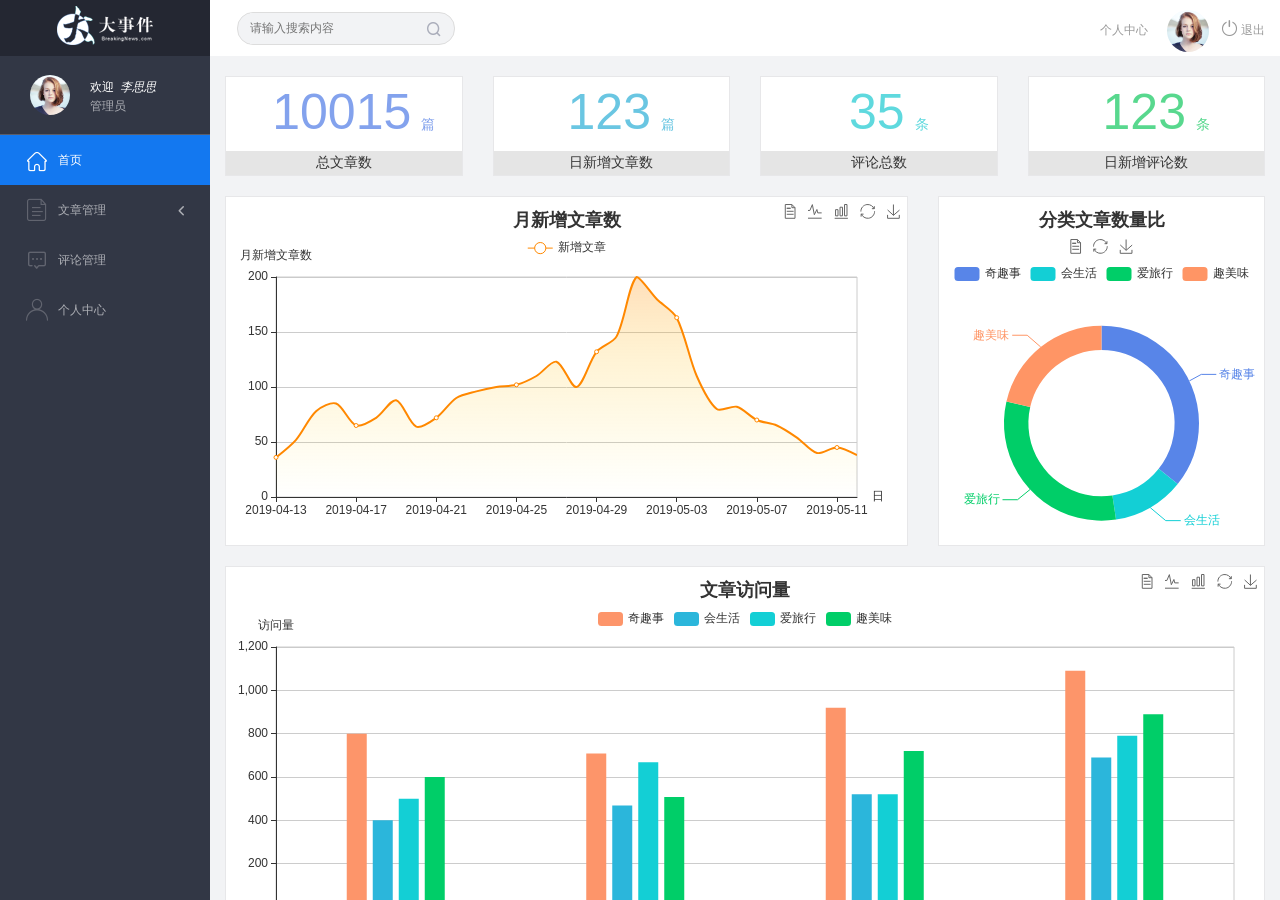
<file: web_back/index.html>
<!DOCTYPE html>
<html lang="en">

<head>
    <meta charset="UTF-8">
    <meta name="viewport" content="width=device-width, initial-scale=1.0">
    <meta http-equiv="X-UA-Compatible" content="ie=edge">
    <title>大事件-后台首页</title>
    <link rel="stylesheet" href="js/bootstrap/css/bootstrap.min.css">
    <link rel="stylesheet" href="css/reset.css">
    <link rel="stylesheet" href="css/iconfont.css">
    <link rel="stylesheet" href="css/main.css">
    <script src="js/jquery-1.12.4.min.js"></script>
</head>

<body>
    <div class="sider">
        <a href="#" class="logo"><img src="images/logo02.png" alt="logo"></a>
        <div class="user_info">
            <img class="userImg" src="images/2.jpg" alt="person">
            <span>欢迎&nbsp;&nbsp;<i id="userName">李思思</i></span>
            <b>管理员</b>
        </div>
        <div class="menu">
            <div class="level01 active"><a href="main_count.html" target="main_frame"><i class="iconfont icon-yidiandiantubiao04"></i><span>首页</span></a></div>
            <div class="level01"><a href="#"><i class="iconfont icon-icon-article"></i><span>文章管理</span><b
                        class="iconfont icon-arrowdownl"></b></a></div>
            <ul class="level02">
                <li><a href="article_list.html" target="main_frame"><i class="iconfont icon-previewright"></i><span>文章列表</span></a></li>
                <li><a href="article_release.html" target="main_frame"><i class="iconfont icon-previewright"></i><span>发表文章</span></a></li>
                <li><a  href="article_category.html" target="main_frame"><i class="iconfont icon-previewright"></i><span>文章类别管理</span></a></li>
            </ul>

            <div class="level01"><a href="comment_list.html" target="main_frame"><i class="iconfont icon-comment"></i><span>评论管理</span></a></div>
            <div class="level01"><a  href="user.html" target="main_frame"><i class="iconfont icon-user"></i><span>个人中心</span></a></div>
        </div>
    </div>

    <div class="header_bar">        
        <form class="search_form">
            <input type="text" placeholder="请输入搜索内容">
            <i class="iconfont icon-search"></i>
        </form>
        <div class="user_center_link">
            <a href="user.html" onclick="setMenu(3,0)" target="main_frame">个人中心</a>
            <img class="userImg"  src="images/2.jpg" alt="person">
            <!-- href="javascript:;" 不要让a标签跳转 -->
            <a href="javascript:;" id="btnLogout"><i class="iconfont icon-tuichu"></i> 退出</a>
        </div>
    </div>

    <div class="main" id="main_body">
        <iframe src="main_count.html" frameborder="0" id="main_frame" name="main_frame" frameborder="0" scrolling="auto"></iframe>
    </div>

    <script>
        var $level01 = $('.level01');
        var $subli = $('.level02 li')
        $level01.click(function(){
            $level01.not($(this)).removeClass('active');
            $(this).addClass('active');

            if($(this).next().hasClass('level02')){
                $(this).next().slideToggle();
                $(this).find('b').toggleClass('rotate0');
            }else{
                $subli.removeClass('active'); 
            }
        })

        $subli.click(function(){
            $subli.not($(this)).removeClass('active');
            $(this).addClass('active');

            if(!$(this).parent().prev().hasClass('active')){
                $level01.removeClass('active');
                $(this).parent().prev().addClass('active');
            }
        })

        function resizeFrame(){
            var frame_w = $('#main_body').outerWidth();
			var frame_h = $('#main_body').outerHeight();
			$('#main_frame').css({'width':frame_w,'height':frame_h});
        }

        resizeFrame();

        $(window).resize(function(){
            resizeFrame();
        })


        function setMenu(m,n){
           $level01.eq(m).addClass('active').siblings().not('.level02').removeClass('active');
           if(m!=1){              
              $('.level02').slideUp(); 
           }else{
              $('.level02').slideDown();
              $('.level02').children().eq(n).addClass('active').siblings().removeClass('active');
           }
        }

    </script>
    <!-- 引入config.js模块 -->
    <script src="./js/util/config.js"></script>
    <!-- 引入user模块 -->
    <script src="./js/util/user.js"></script>
    

    <script>
        // 1. 用户退出
        // 思路：
        // 请求  退出接口
        $('#btnLogout').click(function(){
            // 用户退出
            user.logout().then(function(res){
                console.log(res);
                if(res.code === 200){
                    alert('成功退出')
                    window.location.href = "./login.html"
                } else {
                    alert(res.msg)
                }
            })
        })

        // 2. 获取管理员信息并显示
        user.getInfo().then(function(res){
            console.log(res)
            if(res.code === 200){
                // 显示内容
                $('#userName').text( res.data.nickname )
                $('.userImg').attr('src',res.data.user_pic )
            }
        })
        
    </script>

</body>
</html>
</file>
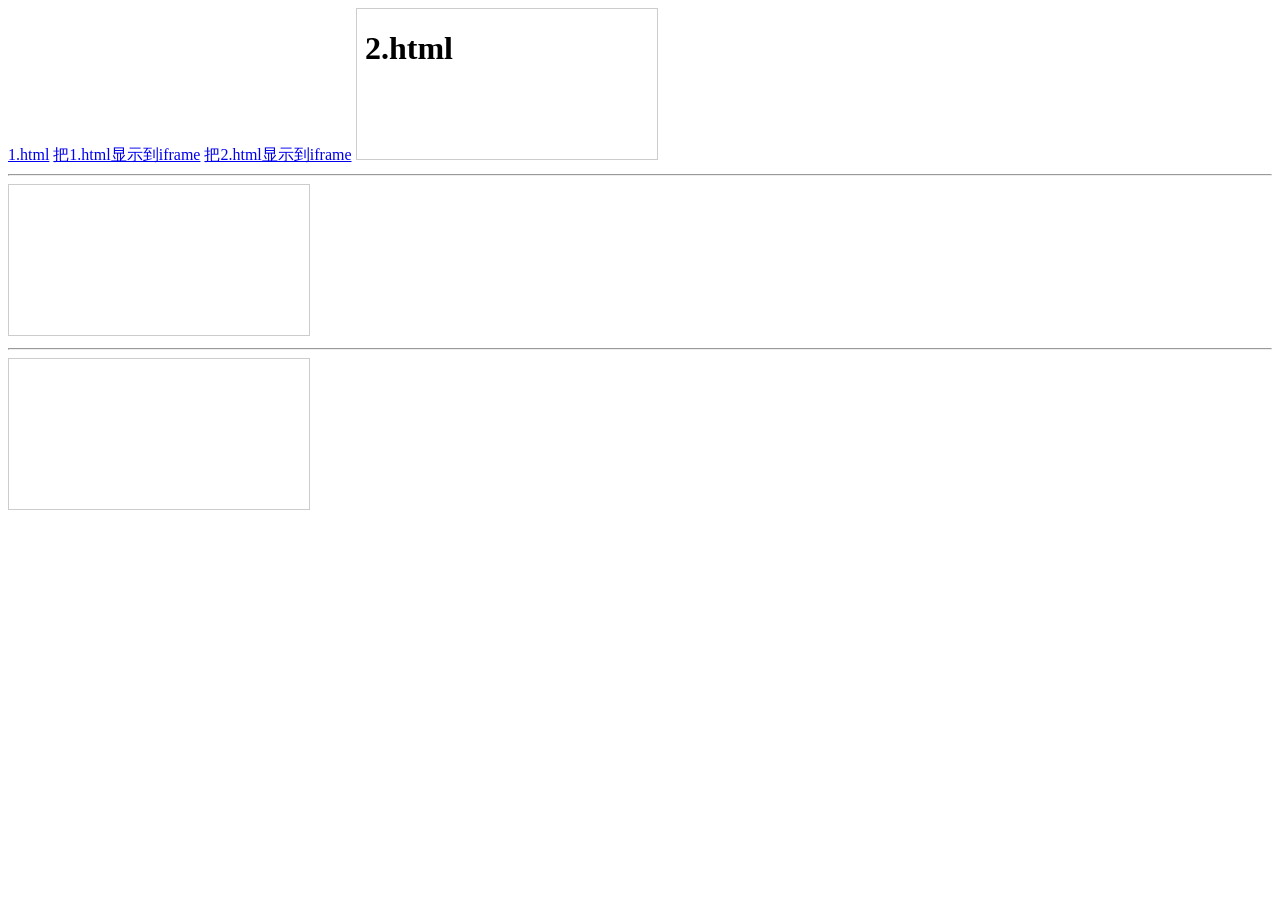
<file: 笔记/学习iframe/index.html>
<!DOCTYPE html>
<html lang="en">
<head>
    <meta charset="UTF-8">
    <meta name="viewport" content="width=device-width, initial-scale=1.0">
    <meta http-equiv="X-UA-Compatible" content="ie=edge">
    <title>Document</title>
</head>
<body>
    <a href="1.html" >1.html</a>
    <a href="1.html" target="mainFrame">把1.html显示到iframe</a>
    <!-- 如果a标签的target是某一个iframe的name，则这个a标签的效果是：在这个iframe中装入指定的网页 -->
    <a href="2.html" target="mainFrame">把2.html显示到iframe</a>
    <!-- src属性：用来设置要引入的.html文件的url -->

    <iframe src="2.html" name="mainFrame" frameborder="0" style="border:1px solid #ccc"></iframe>
    <hr>
    <iframe src="http://www.baidu.com" name="" frameborder="0" style="border:1px solid #ccc"></iframe>
    <hr>
    <iframe src="http://www.qq.com" name="" frameborder="0" style="border:1px solid #ccc"></iframe>
</body>
</html>
</file>
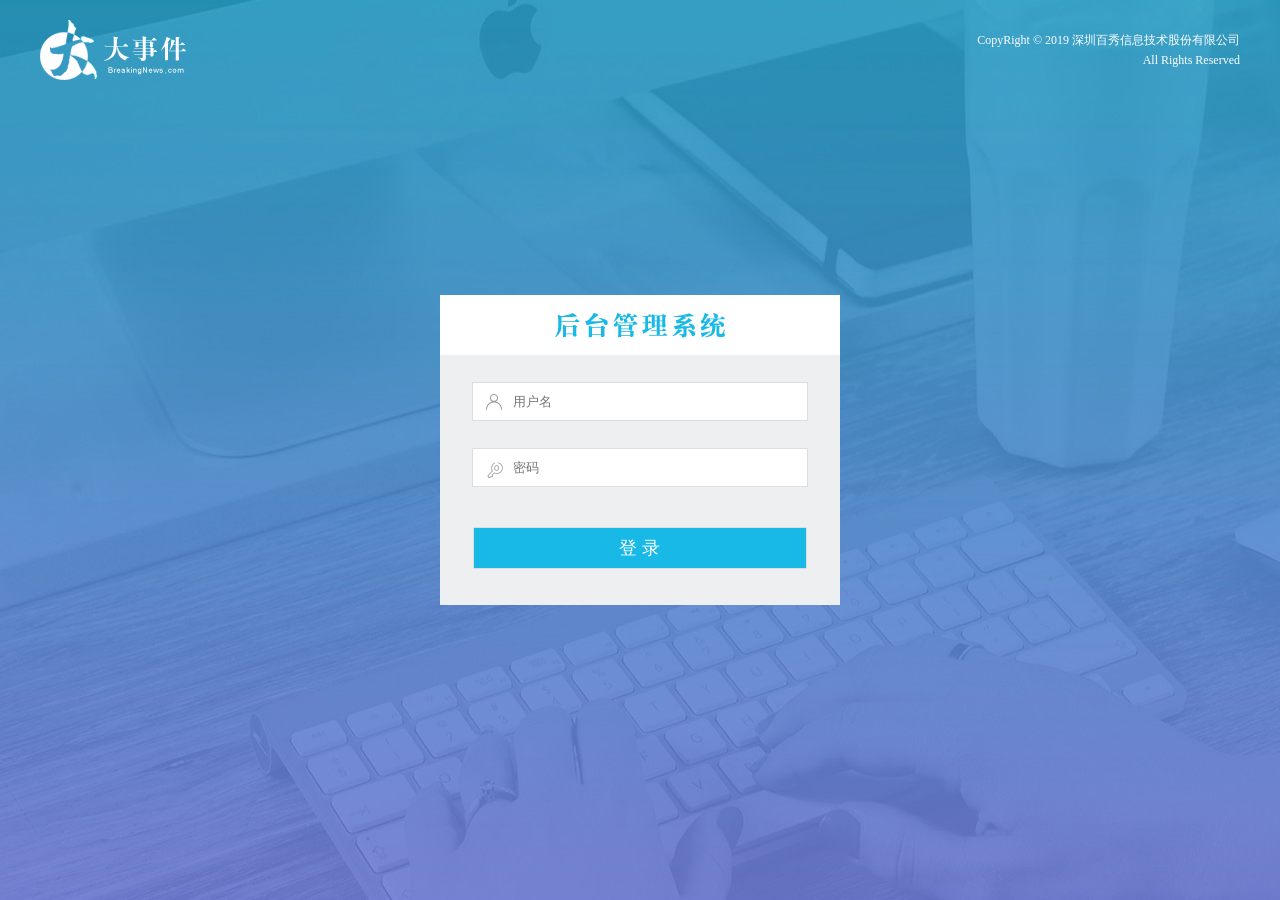
<file: web_back/login-基本完成.html>
<!DOCTYPE html>
<html lang="en">

<head>
    <meta charset="UTF-8">
    <meta name="viewport" content="width=device-width, initial-scale=1.0">
    <meta http-equiv="X-UA-Compatible" content="ie=edge">
    <title>大事件-后台登录页</title>
    <link rel="stylesheet" type="text/css" href="css/reset.css">
    <link rel="stylesheet" type="text/css" href="css/iconfont.css">
    <link rel="stylesheet" type="text/css" href="css/main.css">
</head>

<body>
    <div class="main_wrap">
        <div class="header">
            <a href="#" class="logo"><img src="images/logo.png" alt=""></a>
            <div class="copyright">CopyRight © 2019 深圳百秀信息技术股份有限公司<br>All Rights Reserved</div>
        </div>

        <div class="login_form_con">
            <div class="login_title"></div>
            <form class="login_form">
                <i class="iconfont icon-user"></i>
                <i class="iconfont icon-key"></i>
                <input type="text" id="username" class="input_txt" placeholder="用户名">
                <input type="password" id="password" class="input_pass" placeholder="密码">
                <!-- 如果是submit的按钮在表单中，它会有一个提交的动作 -->
                <!-- 把submit改成button，则它就不会提交表单了 -->
                <input id="btnLogin" type="button" class="input_sub" value="登 录">
            </form>
        </div>
    </div>
    <script src="./js/jquery-1.12.4.min.js"></script>
    <script>
        // 1. 用户登陆
        // 思路：
        // 给按钮添加点击事件：
        // （1）收集用户信息，简单判断.
        //  (2) 请求ajax接口，根据接口的反馈做后续的动作
        $('#btnLogin').click(function(){
            var name =  $('#username').val().trim()
            var password = $('#password').val().trim()
            if(name.length === 0 || password.length === 0){
                alert('不能为空')
                return
            }
            // $.ajax({
            //     url:'http://192.168.172.82:8000/admin/login',
            //     type:'post',
            //     data:{
            //         'user_name': name,
            //         'password': password
            //     },
            //     success:function(res){
            //         console.log(res)
            //     }
            // })
            // $.post(url,数据).then(回调)
            // 缺少语义
            $.post('http://192.168.172.82:8000/admin/login',{
                'user_name': name,
                'password': password
            }).then(function(res){
                console.log(res)
                //2. 反馈做后续的动作
                if(res.code === 200){
                    alert('登陆成功')
                } else {
                    // 失败，直接打出错别信息
                    alert(res.msg)
                }
            })
        })
    </script> 
</body>
</html>
</file>
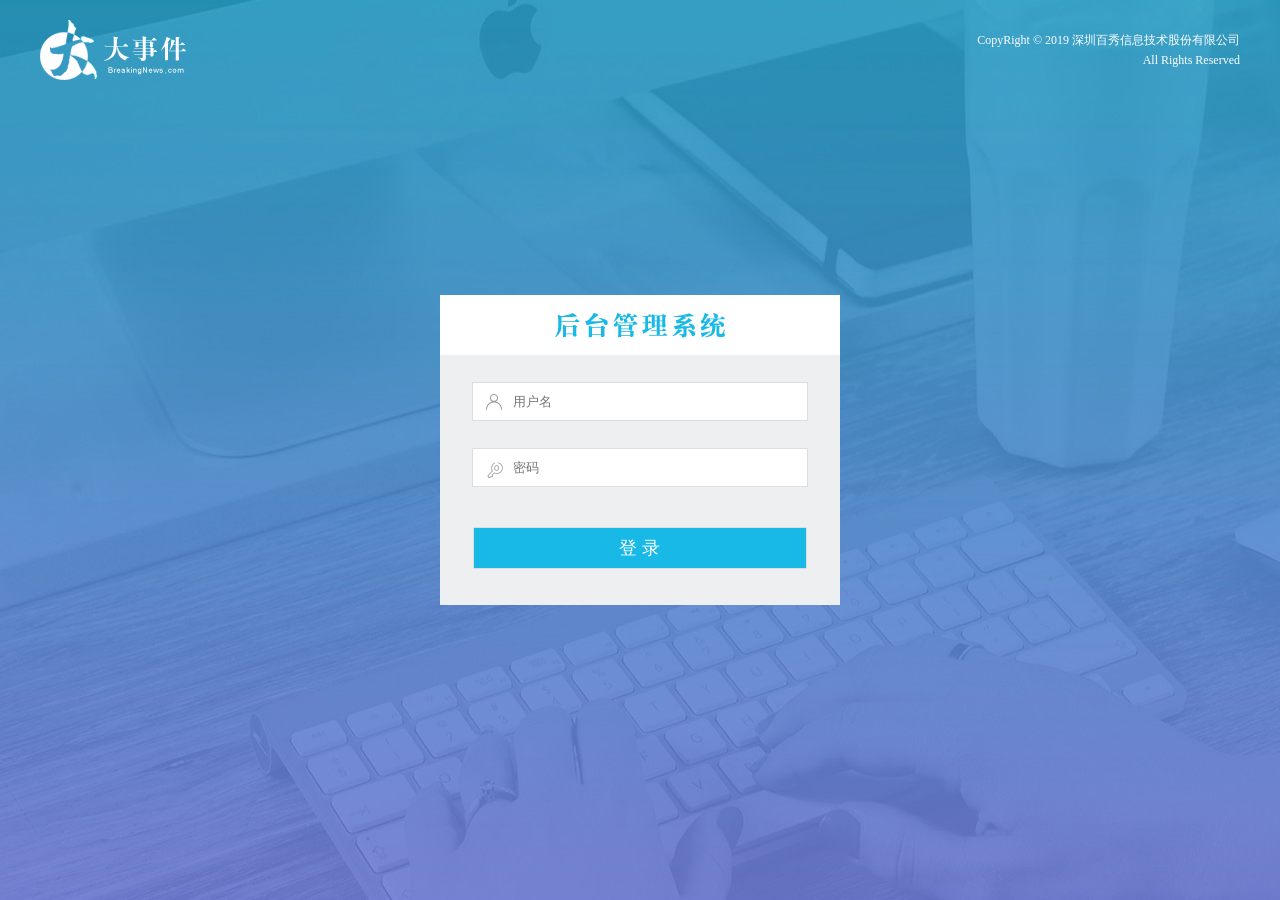
<file: web_back/login.html>
<!DOCTYPE html>
<html lang="en">

<head>
    <meta charset="UTF-8">
    <meta name="viewport" content="width=device-width, initial-scale=1.0">
    <meta http-equiv="X-UA-Compatible" content="ie=edge">
    <title>大事件-后台登录页</title>
    <link rel="stylesheet" type="text/css" href="css/reset.css">
    <link rel="stylesheet" type="text/css" href="css/iconfont.css">
    <link rel="stylesheet" type="text/css" href="css/main.css">
</head>

<body>
    <div class="main_wrap">
        <div class="header">
            <a href="#" class="logo"><img src="images/logo.png" alt=""></a>
            <div class="copyright">CopyRight © 2019 深圳百秀信息技术股份有限公司<br>All Rights Reserved</div>
        </div>

        <div class="login_form_con">
            <div class="login_title"></div>
            <form class="login_form">
                <i class="iconfont icon-user"></i>
                <i class="iconfont icon-key"></i>
                <input type="text" id="username" class="input_txt" placeholder="用户名">
                <input type="password" id="password" class="input_pass" placeholder="密码">
                <!-- 如果是submit的按钮在表单中，它会有一个提交的动作 -->
                <!-- 把submit改成button，则它就不会提交表单了 -->
                <input id="btnLogin" type="button" class="input_sub" value="登 录">
            </form>
        </div>
    </div>
    <script src="./js/jquery-1.12.4.min.js"></script>

    <!-- 引入config.js模块 -->
    <script src="./js/util/config.js"></script>
    <!-- 引入user模块 -->
    <script src="./js/util/user.js"></script>

    <script>
        // 1. 用户登陆
        // 思路：
        // 给按钮添加点击事件：
        // （1）收集用户信息，简单判断.
        //  (2) 请求ajax接口，根据接口的反馈做后续的动作
        $('#btnLogin').click(function(){
            var name =  $('#username').val().trim()
            var password = $('#password').val().trim()
            if(name.length === 0 || password.length === 0){
                alert('不能为空')
                return
            }
            
            // 用户登陆
            user.login(name, password).then(function(res){
                // 从服务器返回的值
                console.log(res)
                //2. 反馈做后续的动作
                if(res.code === 200){
                    // alert('登陆成功')
                    // 跳到主页
                    window.location.href = "./index.html"
                } else {
                    // 失败，直接打出错别信息
                    alert(res.msg)
                }
            })
        })
    </script> 
</body>
</html>
</file>
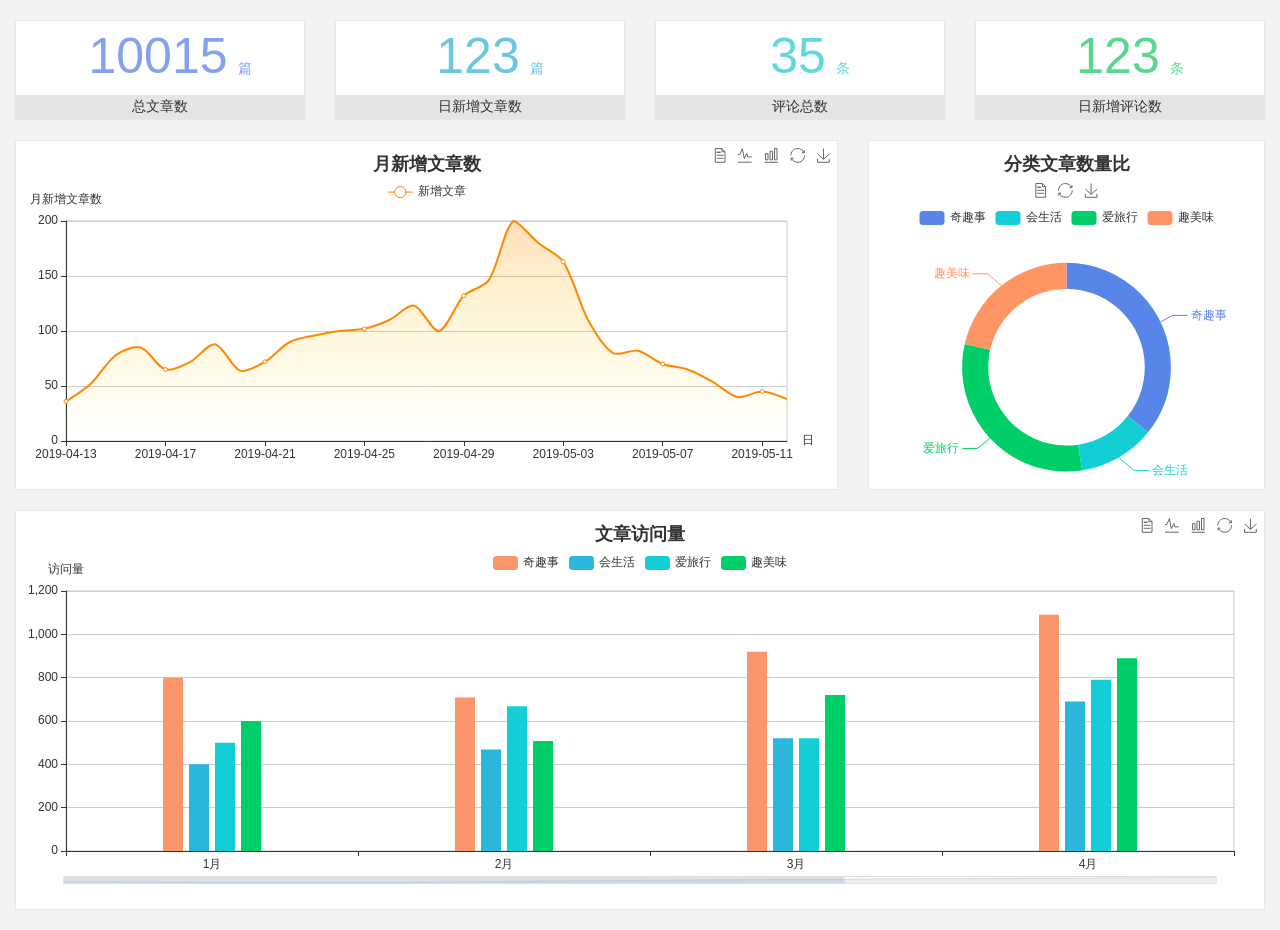
<file: web_back/main_count.html>
<!DOCTYPE html>
<html lang="en">

<head>
    <meta charset="UTF-8">
    <meta name="viewport" content="width=device-width, initial-scale=1.0">
    <meta http-equiv="X-UA-Compatible" content="ie=edge">
    <title>图表统计</title>
    <link rel="stylesheet" href="js/bootstrap/css/bootstrap.min.css">
    <link rel="stylesheet" href="css/reset.css">
    <link rel="stylesheet" href="css/iconfont.css">
    <link rel="stylesheet" href="css/main.css">
    <script src="js/jquery-1.12.4.min.js"></script>
    <script type="text/javascript" src="js/echarts.min.js"></script>
</head>

<body>
    <div class="container-fluid">
        <div class="row spannel_list">
            <div class="col-sm-3 col-xs-6">
                <div class="spannel">
                    <em>10015</em><span>篇</span>
                    <b>总文章数</b>
                </div>
            </div>
            <div class="col-sm-3 col-xs-6">
                <div class="spannel scolor01">
                    <em>123</em><span>篇</span>
                    <b>日新增文章数</b>
                </div>
            </div>
            <div class="col-sm-3 col-xs-6">
                <div class="spannel scolor02">
                    <em>35</em><span>条</span>
                    <b>评论总数</b>
                </div>
            </div>
            <div class="col-sm-3 col-xs-6">
                <div class="spannel scolor03">
                    <em>123</em><span>条</span>
                    <b>日新增评论数</b>
                </div>
            </div>
        </div>
    </div>

    <div class="container-fluid">
        <div class="row curve-pie">
            <div class="col-lg-8 col-md-8">
                <div class="gragh_pannel" id="curve_show"></div>
            </div>
            <div class="col-lg-4 col-md-4">
                <div class="gragh_pannel"  id="pie_show"></div>
            </div>
        </div>
    </div>

    <div class="container-fluid">
        <div class="column_pannel"  id="column_show"></div>
    </div>

    <script>
        var oChart = echarts.init(document.getElementById('curve_show'));
        var aList_all = [
          {'count':36,'date':'2019-04-13'},
          {'count':52,'date':'2019-04-14'},
          {'count':78,'date':'2019-04-15'},
          {'count':85,'date':'2019-04-16'},
          {'count':65,'date':'2019-04-17'},
          {'count':72,'date':'2019-04-18'},
          {'count':88,'date':'2019-04-19'},
          {'count':64,'date':'2019-04-20'},
          {'count':72,'date':'2019-04-21'},
          {'count':90,'date':'2019-04-22'},
          {'count':96,'date':'2019-04-23'},
          {'count':100,'date':'2019-04-24'},
          {'count':102,'date':'2019-04-25'},
          {'count':110,'date':'2019-04-26'},
          {'count':123,'date':'2019-04-27'},
          {'count':100,'date':'2019-04-28'},
          {'count':132,'date':'2019-04-29'},
          {'count':146,'date':'2019-04-30'},
          {'count':200,'date':'2019-05-01'},
          {'count':180,'date':'2019-05-02'},
          {'count':163,'date':'2019-05-03'},
          {'count':110,'date':'2019-05-04'},
          {'count':80,'date':'2019-05-05'},
          {'count':82,'date':'2019-05-06'},
          {'count':70,'date':'2019-05-07'},
          {'count':65,'date':'2019-05-08'},
          {'count':54,'date':'2019-05-09'},
          {'count':40,'date':'2019-05-10'},
          {'count':45,'date':'2019-05-11'},
          {'count':38,'date':'2019-05-12'},
        ];

        let aCount = [];
        let aDate = [];

        for(var i=0;i<aList_all.length;i++){
            aCount.push(aList_all[i].count);
            aDate.push(aList_all[i].date);
        }

        var chartopt = {
                  title:{
                      text: '月新增文章数',
                      left: 'center',
                      top: '10'
                  },
                  tooltip:{
                      trigger: 'axis'
                  },
                  legend: {
                      data:['新增文章'],
                      top: '40'
                  },
                  toolbox: {
                      show : true,
                      feature : {
                          mark : {show: true},
                          dataView : {show: true, readOnly: false},
                          magicType : {show: true, type: ['line','bar']},
                          restore : {show: true},
                          saveAsImage : {show: true}
                      }
                  },
                  calculable : true,               
                  xAxis : [
                      {
                          name: '日',
                          type : 'category',
                          boundaryGap : false,
                          data :aDate
                      }
                  ],        
                  yAxis : [
                      {
                          name: '月新增文章数',
                          type : 'value'
                      }
                  ],      
                  series : [
					        {
					            name:'新增文章',
					            type:'line',
					            smooth:true,
					            itemStyle: {normal: {areaStyle: {type: 'default'}, color: '#f80'}, lineStyle: {color: '#f80'}},
					            data:aCount
                            }],
                            areaStyle:{
						        normal:{
						            color: new echarts.graphic.LinearGradient(0, 0, 0, 1, [{
						                offset: 0,
						                color: 'rgba(255,136,0,0.39)'
						            }, {
						                offset: .34,
						                color: 'rgba(255,180,0,0.25)'
						            },{
						                offset: 1,
						                color: 'rgba(255,222,0,0.00)'
						            }])

						        }
						    },
                  grid: {
                      show: true,             
                      x:50,
                      x2:50,
                      y:80,
                      height:220
                  }                 
            };

        oChart.setOption(chartopt);


        var oPie = echarts.init(document.getElementById('pie_show'));
        var oPieopt =  
        {
          title : {
              top:10,
              text: '分类文章数量比',
              x:'center'
          },
          tooltip : {
              trigger: 'item',
              formatter: "{a} <br/>{b} : {c} ({d}%)"
          },
          color:['#5885e8','#13cfd5','#00ce68','#ff9565'],
          legend: {
              x : 'center',
              top:65,
              data:['奇趣事','会生活','爱旅行','趣美味']
          },
          toolbox: {
              show : true,
              x : 'center',
              top:35,
              feature : {
                  mark : {show: true},
                  dataView : {show: true, readOnly: false},
                  magicType : {
                      show: true, 
                      type: ['pie', 'funnel'],
                      option: {
                          funnel: {
                              x: '25%',
                              width: '50%',
                              funnelAlign: 'left',
                              max: 1548
                          }
                      }
                  },
                  restore : {show: true},
                  saveAsImage : {show: true}
              }
          },
          calculable : true,
          series : [
              {
                  name:'访问来源',
                  type:'pie',
                  radius: ['45%', '60%'],
                  center: ['50%', '65%'],
                  data:[
                      {value:300, name:'奇趣事'},
                      {value:100, name:'会生活'},
                      {value:260, name:'爱旅行'},                   
                      {value:180,name:'趣美味'}
                  ]
              }
          ]
      };
      oPie.setOption(oPieopt);



      var oColumn = this.echarts.init(document.getElementById('column_show'));
        var oColumnopt =  
              {
                title:{
                    text: '文章访问量',
                    left: 'center',
                    top: '10'
              },
                tooltip : {
                    trigger: 'axis'
                },
                legend: {
                    data:['奇趣事','会生活','爱旅行','趣美味'],
                    top:'40'          
                },
                toolbox: {
                    show : true,
                    feature : {
                        mark : {show: true},
                        dataView : {show: true, readOnly: false},
                        magicType : {show: true, type: ['line', 'bar']},
                        restore : {show: true},
                        saveAsImage : {show: true}
                    }
                },
                calculable : true,
               xAxis : [
                    {
                        type : 'category',
                        data : ['1月','2月','3月','4月','5月']
                    }
                ],
                yAxis : [
                    {
                        name : '访问量',
                        type : 'value'
                    }
                ],
                series : [
                    {
                        name:'奇趣事',
                        type:'bar',
                        barWidth:20, 
                        itemStyle:{
                           normal: {areaStyle: {type: 'default'}, color: '#fd956a'}
                        },
                        data:[800, 708, 920, 1090, 1200]
                    },
                    {
                        name:'会生活',
                        type:'bar',
                        barWidth:20, 
                        itemStyle:{
                           normal: {areaStyle: {type: 'default'}, color: '#2bb6db'}
                        },
                        data:[400, 468, 520, 690, 800]
                    },
                    {
                        name:'爱旅行',
                        type:'bar',
                        barWidth:20, 
                        itemStyle:{
                           normal: {areaStyle: {type: 'default'}, color: '#13cfd5'}
                        },
                        data:[500, 668, 520, 790, 900]
                    },
                    {
                        name:'趣美味',
                        type:'bar',
                        barWidth:20, 
                        itemStyle:{
                           normal: {areaStyle: {type: 'default'}, color: '#00ce68'}
                        },
                        data:[600, 508, 720, 890, 1000]
                    }
                ],
                grid: {
                    show: true, 
                    x:50,
                    x2:30,            
                    y:80,
                    height:260
                },
                dataZoom: [//给x轴设置滚动条
                 {
                     start:0,//默认为0
                     end: 100-1000/31,//默认为100
                     type: 'slider',
                     show: true,
                     xAxisIndex: [0],
                     handleSize: 0,//滑动条的 左右2个滑动条的大小
                     height:8,//组件高度
                     left:45, //左边的距离
                     right:50,//右边的距离
                     bottom: 26,//右边的距离
                     handleColor: '#ddd',//h滑动图标的颜色
                     handleStyle: {
                         borderColor: "#cacaca",
                         borderWidth: "1",
                         shadowBlur: 2,
                         background: "#ddd",
                         shadowColor: "#ddd",
                     }
                  }]
            };
            oColumn.setOption(oColumnopt);

    </script>


</body>

</html>
</file>
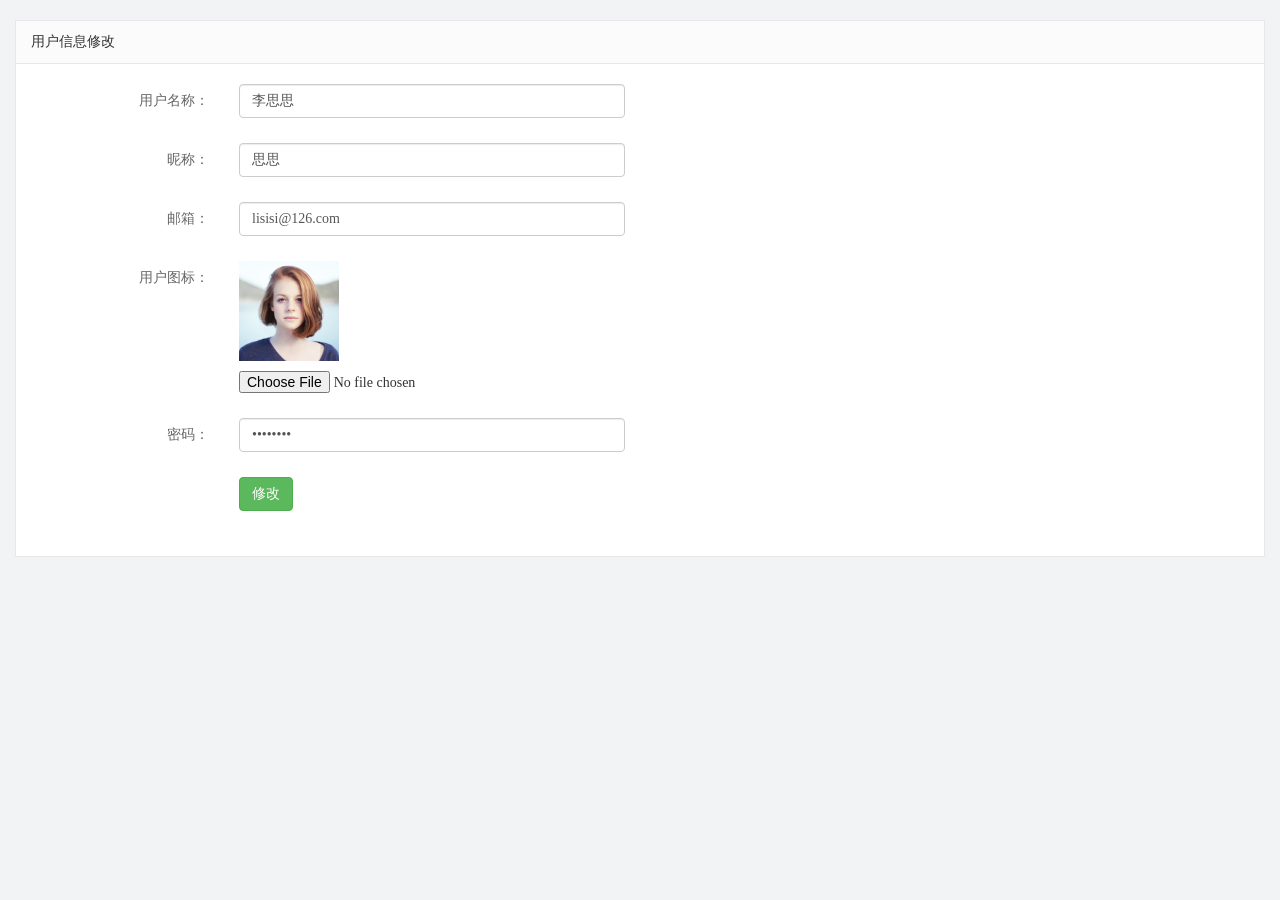
<file: web_back/user.html>
<!DOCTYPE html>
<html lang="en">

<head>
    <meta charset="UTF-8">
    <meta name="viewport" content="width=device-width, initial-scale=1.0">
    <meta http-equiv="X-UA-Compatible" content="ie=edge">
    <title>文章列表</title>
    <link rel="stylesheet" href="js/bootstrap/css/bootstrap.min.css">
    <link rel="stylesheet" href="css/reset.css">
    <link rel="stylesheet" href="css/iconfont.css">
    <link rel="stylesheet" href="css/main.css">
    <script src="js/jquery-1.12.4.min.js"></script>

</head>

<body>
    <div class="container-fluid">
        <div class="common_title">
            用户信息修改
        </div>
        <div class="container-fluid common_con">
            <form class="form-horizontal article_form">
                <div class="form-group">
                    <label for="inputEmail3" class="col-sm-2 control-label">用户名称：</label>
                    <div class="col-sm-4">
                        <input type="text" class="form-control" id="inputEmail3" value="李思思">
                    </div>
                </div>
                <div class="form-group">
                    <label for="inputEmail3" class="col-sm-2 control-label">昵称：</label>
                    <div class="col-sm-4">
                        <input type="text" class="form-control" id="inputEmail3" value="思思">
                    </div>
                </div>
                <div class="form-group">
                    <label for="inputEmail3" class="col-sm-2 control-label">邮箱：</label>
                    <div class="col-sm-4">
                        <input type="text" class="form-control" id="inputEmail3" value="lisisi@126.com">
                    </div>
                </div>
                
                <div class="form-group">
                    <label for="inputPassword3" class="col-sm-2 control-label">用户图标：</label>
                    <div class="col-sm-10">
                        <img src="images/2.jpg" alt="" class="user_pic">
                        <input type="file" id="exampleInputFile">
                    </div>
                </div>

                <div class="form-group">
                        <label for="inputEmail3" class="col-sm-2 control-label">密码：</label>
                        <div class="col-sm-4">
                            <input type="password" class="form-control" id="inputEmail3" value="12345678">
                        </div>
                    </div>
               
    
                <div class="form-group">
                    <div class="col-sm-offset-2 col-sm-10">
                        <button type="submit" class="btn btn-success">修改</button>
                    </div>
                </div>
            </form>
        </div>
    </div>

</body>

</html>
</file>
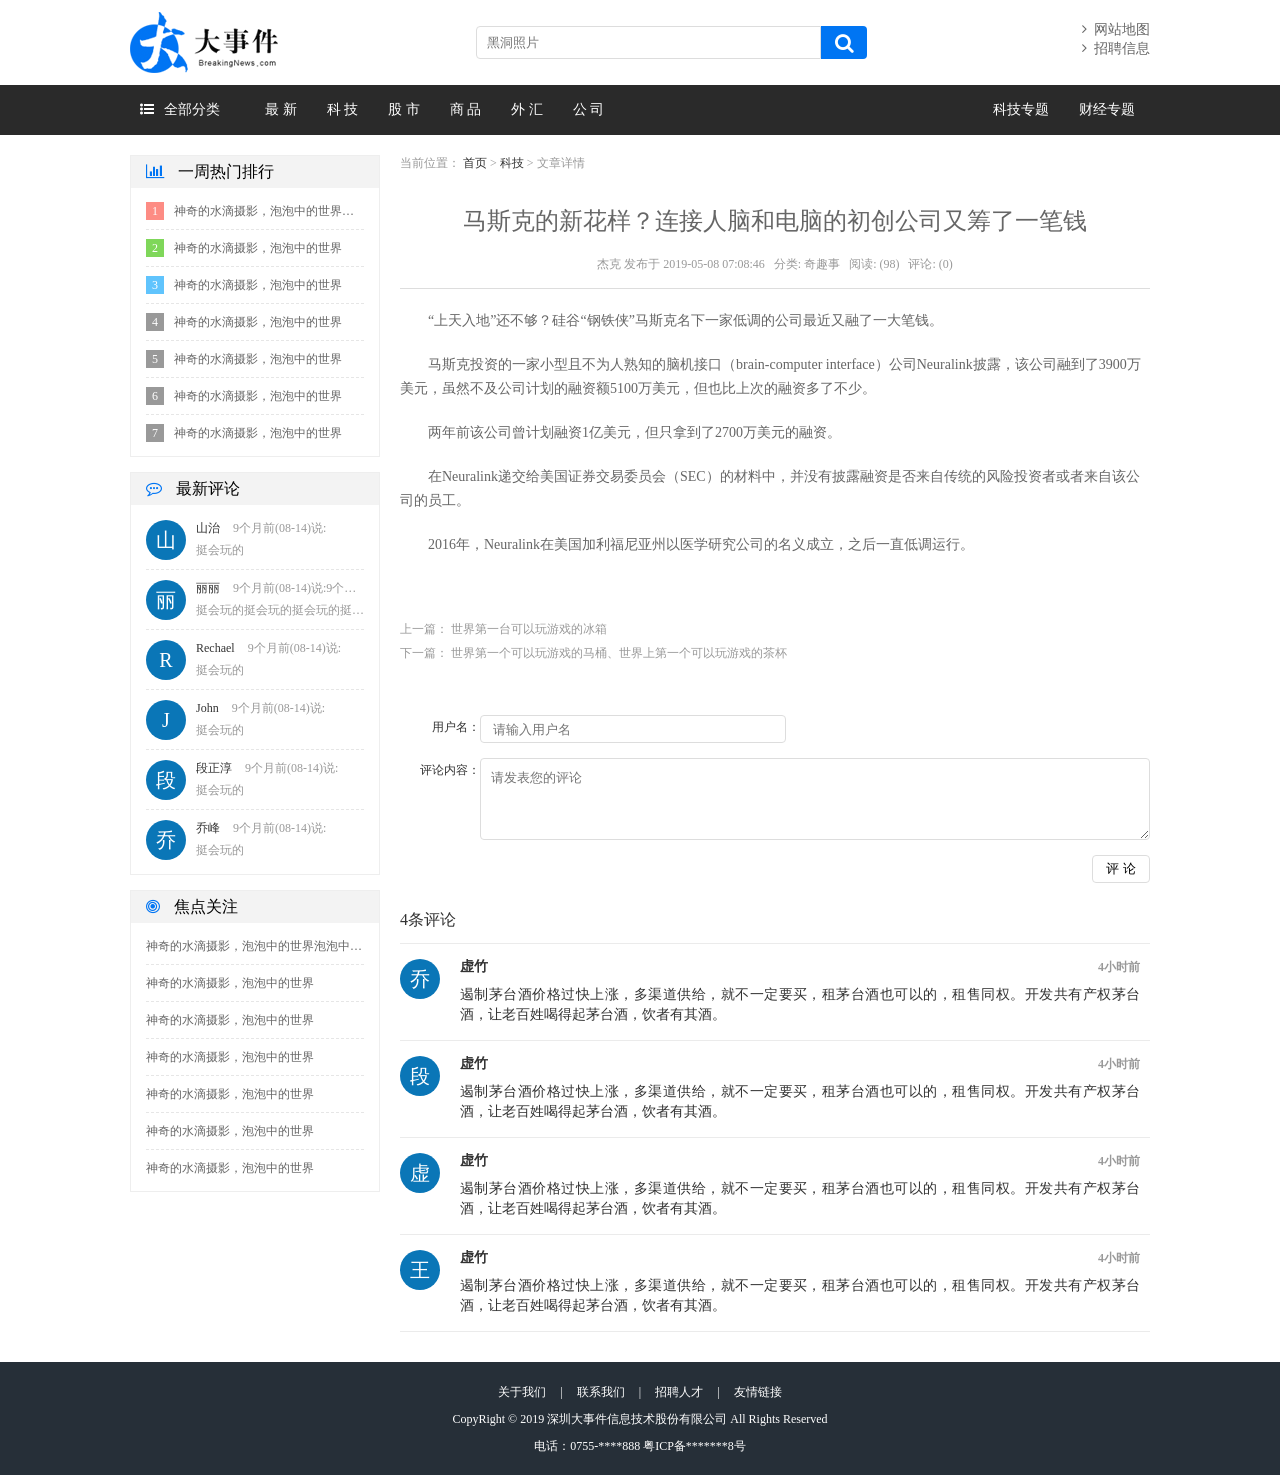
<file: web_front/article.html>
<!DOCTYPE html>
<html lang="en">

<head>
    <meta charset="UTF-8">
    <meta name="viewport" content="width=device-width, initial-scale=1.0">
    <meta http-equiv="X-UA-Compatible" content="ie=edge">
    <title>大事件-文章</title>
    <link rel="stylesheet" type="text/css" href="css/reset.css">
    <link rel="stylesheet" href="css/font-awesome.min.css">
    <link rel="stylesheet" type="text/css" href="css/main.css">
</head>

<body>
    <div class="header">
        <a href="#" class="logo fl"><img src="images/logo.png" alt="logo"></a>
        <div class="search_form fl">
            <input type="text" class="search_txt" placeholder="黑洞照片">
            <button class="search_btn"><i class="fa fa-search"></i></button>
        </div>
        <div class="link_info fr">
            <a href="#"><i class="fa fa-angle-right"></i>&nbsp;&nbsp;网站地图</a><br>
            <a href="#"><i class="fa fa-angle-right"></i>&nbsp;&nbsp;招聘信息</a>
        </div>
    </div>

    <div class="menu_con">
        <div class="menu">
            <div class="menu_collapse fl">
                <a href="javascript:;" class="level_one"><i class="fa fa-list-ul"></i>全部分类</a>
                <ul class="level_two">
                    <li class="up"></li>
                    <li><a href="#">最 新</a></li>
                    <li><a href="#">科 技</a></li>
                    <li><a href="#">股 市</a></li>
                    <li><a href="#">商 品</a></li>
                    <li><a href="#">外 汇</a></li>
                    <li><a href="#">公 司</a></li>
                </ul>
            </div>
            <ul class="left_menu fl">
                <li><a href="#">最 新</a></li>
                <li><a href="#">科 技</a></li>
                <li><a href="#">股 市</a></li>
                <li><a href="#">商 品</a></li>
                <li><a href="#">外 汇</a></li>
                <li><a href="#">公 司</a></li>
            </ul>
            <ul class="right_menu fr">
                <li><a href="#">科技专题</a></li>
                <li><a href="#">财经专题</a></li>
            </ul>
        </div>
    </div>

    <div class="main_con clearfix">
        <div class="left_con setfr">
            <div class="breadcrumb">
                当前位置： <a href="#">首页</a> &gt; <a href="#">科技</a> &gt; 文章详情
            </div>
            <h3 class="article_title">马斯克的新花样？连接人脑和电脑的初创公司又筹了一笔钱</h3>
            <div class="article_info">杰克 发布于 2019-05-08 07:08:46&nbsp;&nbsp;&nbsp;分类: 奇趣事&nbsp;&nbsp;&nbsp;阅读:
                (98)&nbsp;&nbsp;&nbsp;评论: (0)</div>
            <div class="article_con">

                <p>“上天入地”还不够？硅谷“钢铁侠”马斯克名下一家低调的公司最近又融了一大笔钱。</p>

                <p>马斯克投资的一家小型且不为人熟知的脑机接口（brain-computer
                    interface）公司Neuralink披露，该公司融到了3900万美元，虽然不及公司计划的融资额5100万美元，但也比上次的融资多了不少。</p>

                <p>两年前该公司曾计划融资1亿美元，但只拿到了2700万美元的融资。</p>

                <p>在Neuralink递交给美国证券交易委员会（SEC）的材料中，并没有披露融资是否来自传统的风险投资者或者来自该公司的员工。</p>

                <p>2016年，Neuralink在美国加利福尼亚州以医学研究公司的名义成立，之后一直低调运行。</p>

            </div>
            <div class="article_links">
                上一篇： <a href="#">世界第一台可以玩游戏的冰箱</a><br>
                下一篇： <a href="#">世界第一个可以玩游戏的马桶、世界上第一个可以玩游戏的茶杯</a>
            </div>

            <form action="" class="comment_form">
                <div class="form_group">
                    <label>用户名：</label>
                    <input type="text" placeholder="请输入用户名" class="comment_name">
                </div>
                <div class="form_group">
                    <label>评论内容：</label>
                    <textarea placeholder="请发表您的评论" class="comment_input"></textarea>
                </div>
                <div class="form_group">
                    <input type="submit" name="" value="评 论" class="comment_sub"></div>
            </form>

            <div class="comment_count">
                4条评论
            </div>

            <div class="comment_list_con">
                <div class="comment_detail_list">
                    <div class="person_pic fl">乔</div>
                    <div class="name_time fl"><b>虚竹</b><span>4小时前</span></div>
                    <div class="comment_text fl">
                        遏制茅台酒价格过快上涨，多渠道供给，就不一定要买，租茅台酒也可以的，租售同权。开发共有产权茅台酒，让老百姓喝得起茅台酒，饮者有其酒。
                    </div>
                </div>
                <div class="comment_detail_list">
                    <div class="person_pic fl">段</div>
                    <div class="name_time fl"><b>虚竹</b><span>4小时前</span></div>
                    <div class="comment_text fl">
                        遏制茅台酒价格过快上涨，多渠道供给，就不一定要买，租茅台酒也可以的，租售同权。开发共有产权茅台酒，让老百姓喝得起茅台酒，饮者有其酒。
                    </div>
                </div>
                <div class="comment_detail_list">
                    <div class="person_pic fl">虚</div>
                    <div class="name_time fl"><b>虚竹</b><span>4小时前</span></div>
                    <div class="comment_text fl">
                        遏制茅台酒价格过快上涨，多渠道供给，就不一定要买，租茅台酒也可以的，租售同权。开发共有产权茅台酒，让老百姓喝得起茅台酒，饮者有其酒。
                    </div>
                </div>
                <div class="comment_detail_list">
                    <div class="person_pic fl">王</div>
                    <div class="name_time fl"><b>虚竹</b><span>4小时前</span></div>
                    <div class="comment_text fl">
                        遏制茅台酒价格过快上涨，多渠道供给，就不一定要买，租茅台酒也可以的，租售同权。开发共有产权茅台酒，让老百姓喝得起茅台酒，饮者有其酒。
                    </div>
                </div>
            </div>
        </div>
        <div class="right_con setfl">
            <div class="common_wrap">
                <h3><i class="fa fa-bar-chart"></i> 一周热门排行</h3>
                <ul class="content_list">
                    <li><span class="first">1</span><a href="#">神奇的水滴摄影，泡泡中的世界泡泡中的世界</a></li>
                    <li><span class="second">2</span><a href="#">神奇的水滴摄影，泡泡中的世界</a></li>
                    <li><span class="third">3</span><a href="#">神奇的水滴摄影，泡泡中的世界</a></li>
                    <li><span>4</span><a href="#">神奇的水滴摄影，泡泡中的世界</a></li>
                    <li><span>5</span><a href="#">神奇的水滴摄影，泡泡中的世界</a></li>
                    <li><span>6</span><a href="#">神奇的水滴摄影，泡泡中的世界</a></li>
                    <li><span>7</span><a href="#">神奇的水滴摄影，泡泡中的世界</a></li>
                </ul>
            </div>
            <div class="common_wrap">
                <h3><i class="fa fa-commenting-o"></i> 最新评论</h3>
                <ul class="content_list comment_list">
                    <li>
                        <span>山</span>
                        <b><em>山治</em> 9个月前(08-14)说:</b>
                        <strong>挺会玩的</strong>
                    </li>
                    <li>
                        <span>丽</span>
                        <b><em>丽丽</em> 9个月前(08-14)说:9个月前(08-14)说:9个月前(08-14)说:</b>
                        <strong>挺会玩的挺会玩的挺会玩的挺会玩的</strong>
                    </li>
                    <li>
                        <span>R</span>
                        <b><em>Rechael</em> 9个月前(08-14)说:</b>
                        <strong>挺会玩的</strong>
                    </li>
                    <li>
                        <span>J</span>
                        <b><em>John</em> 9个月前(08-14)说:</b>
                        <strong>挺会玩的</strong>
                    </li>
                    <li>
                        <span>段</span>
                        <b><em>段正淳</em> 9个月前(08-14)说:</b>
                        <strong>挺会玩的</strong>
                    </li>
                    <li>
                        <span>乔</span>
                        <b><em>乔峰</em> 9个月前(08-14)说:</b>
                        <strong>挺会玩的</strong>
                    </li>
                </ul>
            </div>
            <div class="common_wrap">
                <h3><i class="fa fa-bullseye"></i> 焦点关注</h3>
                <ul class="content_list guanzhu_list">
                    <li><a href="#">神奇的水滴摄影，泡泡中的世界泡泡中的世界</a></li>
                    <li><a href="#">神奇的水滴摄影，泡泡中的世界</a></li>
                    <li><a href="#">神奇的水滴摄影，泡泡中的世界</a></li>
                    <li><a href="#">神奇的水滴摄影，泡泡中的世界</a></li>
                    <li><a href="#">神奇的水滴摄影，泡泡中的世界</a></li>
                    <li><a href="#">神奇的水滴摄影，泡泡中的世界</a></li>
                    <li><a href="#">神奇的水滴摄影，泡泡中的世界</a></li>
                </ul>
            </div>
        </div>
    </div>

    <div class="footer clearfix">
        <div class="foot_link">
            <a href="#">关于我们</a>
            <span>|</span>
            <a href="#">联系我们</a>
            <span>|</span>
            <a href="#">招聘人才</a>
            <span>|</span>
            <a href="#">友情链接</a>
        </div>
        <p>CopyRight © 2019 深圳大事件信息技术股份有限公司 All Rights Reserved</p>
        <p>电话：0755-****888 粤ICP备*******8号</p>
    </div>

</body>

</html>
</file>
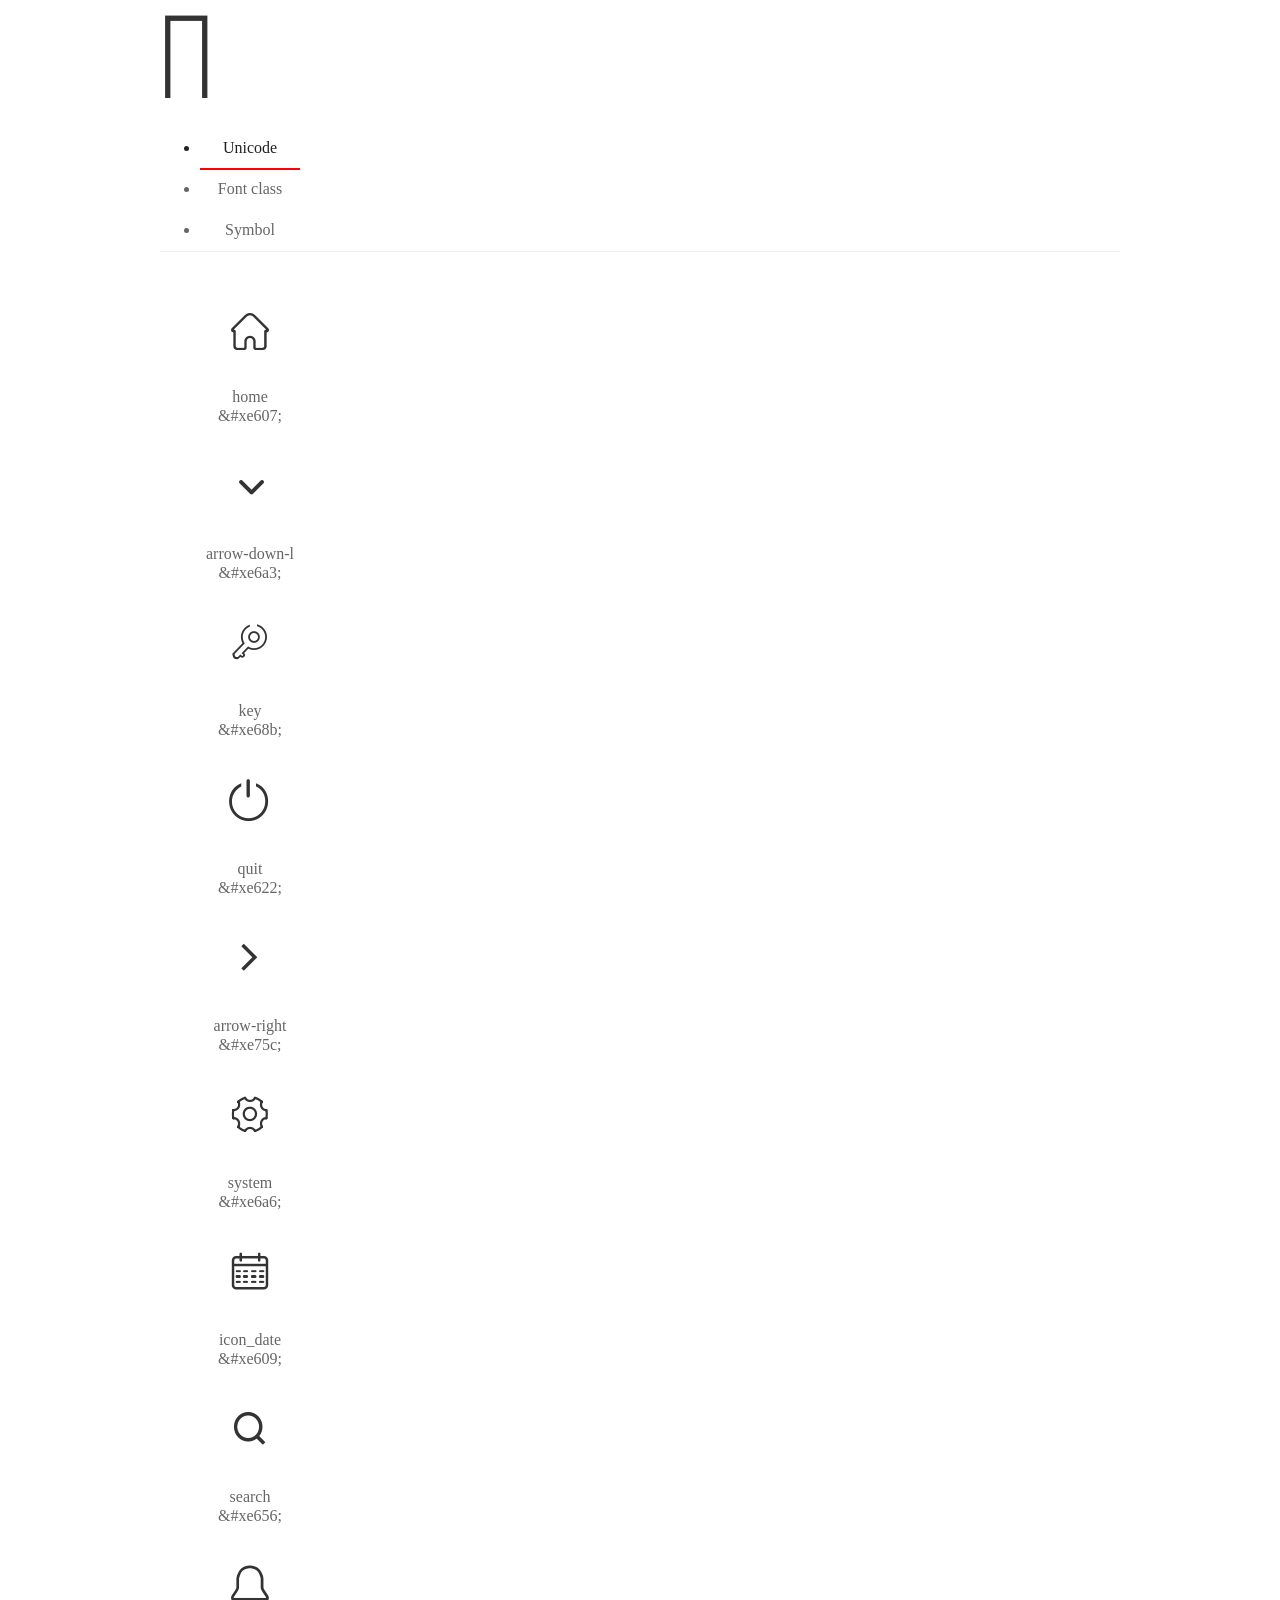
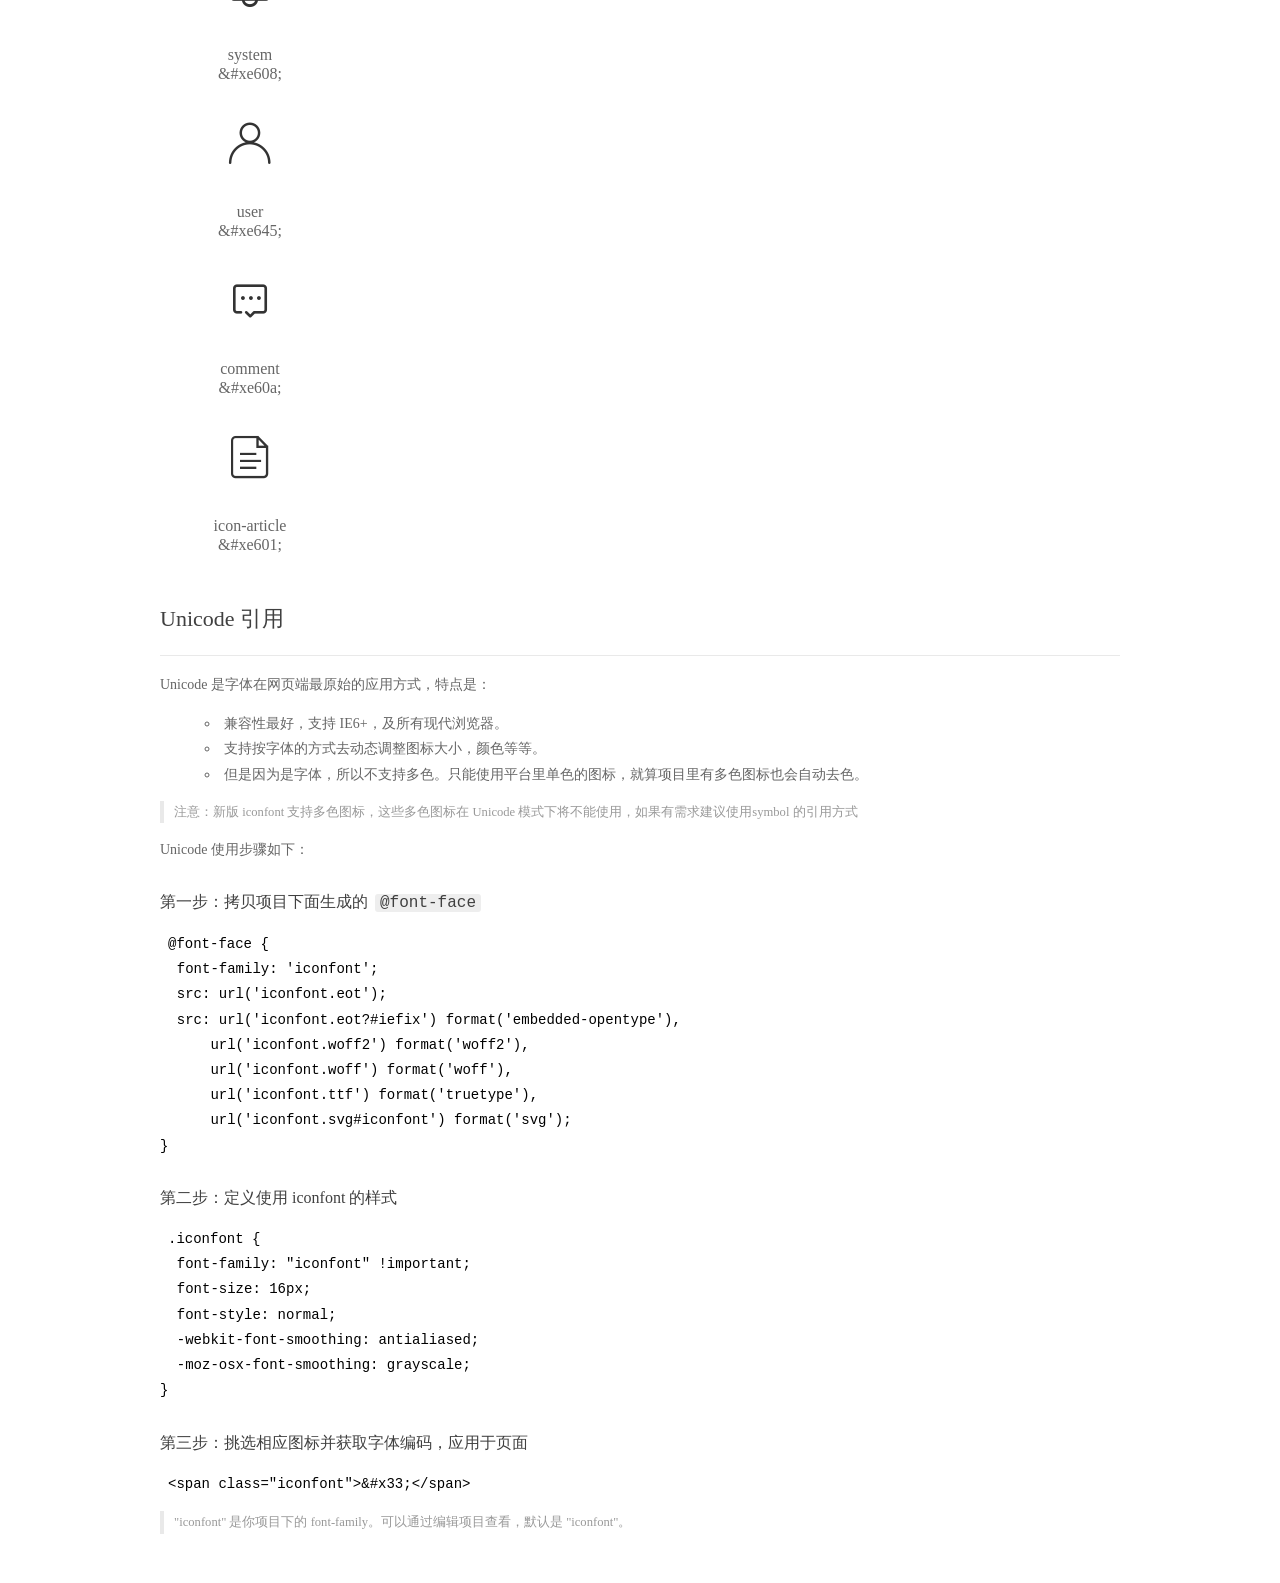
<file: web_back/fonts/demo_index.html>
<!DOCTYPE html>
<html>
<head>
  <meta charset="utf-8"/>
  <title>IconFont Demo</title>
  <link rel="shortcut icon" href="https://gtms04.alicdn.com/tps/i4/TB1_oz6GVXXXXaFXpXXJDFnIXXX-64-64.ico" type="image/x-icon"/>
  <link rel="stylesheet" href="https://g.alicdn.com/thx/cube/1.3.2/cube.min.css">
  <link rel="stylesheet" href="demo.css">
  <link rel="stylesheet" href="iconfont.css">
  <script src="iconfont.js"></script>
  <!-- jQuery -->
  <script src="https://a1.alicdn.com/oss/uploads/2018/12/26/7bfddb60-08e8-11e9-9b04-53e73bb6408b.js"></script>
  <!-- 代码高亮 -->
  <script src="https://a1.alicdn.com/oss/uploads/2018/12/26/a3f714d0-08e6-11e9-8a15-ebf944d7534c.js"></script>
</head>
<body>
  <div class="main">
    <h1 class="logo"><a href="https://www.iconfont.cn/" title="iconfont 首页" target="_blank">&#xe86b;</a></h1>
    <div class="nav-tabs">
      <ul id="tabs" class="dib-box">
        <li class="dib active"><span>Unicode</span></li>
        <li class="dib"><span>Font class</span></li>
        <li class="dib"><span>Symbol</span></li>
      </ul>
      
    </div>
    <div class="tab-container">
      <div class="content unicode" style="display: block;">
          <ul class="icon_lists dib-box">
          
            <li class="dib">
              <span class="icon iconfont">&#xe607;</span>
                <div class="name">home</div>
                <div class="code-name">&amp;#xe607;</div>
              </li>
          
            <li class="dib">
              <span class="icon iconfont">&#xe6a3;</span>
                <div class="name">arrow-down-l</div>
                <div class="code-name">&amp;#xe6a3;</div>
              </li>
          
            <li class="dib">
              <span class="icon iconfont">&#xe68b;</span>
                <div class="name">key</div>
                <div class="code-name">&amp;#xe68b;</div>
              </li>
          
            <li class="dib">
              <span class="icon iconfont">&#xe622;</span>
                <div class="name">quit</div>
                <div class="code-name">&amp;#xe622;</div>
              </li>
          
            <li class="dib">
              <span class="icon iconfont">&#xe75c;</span>
                <div class="name">arrow-right</div>
                <div class="code-name">&amp;#xe75c;</div>
              </li>
          
            <li class="dib">
              <span class="icon iconfont">&#xe6a6;</span>
                <div class="name">system</div>
                <div class="code-name">&amp;#xe6a6;</div>
              </li>
          
            <li class="dib">
              <span class="icon iconfont">&#xe609;</span>
                <div class="name">icon_date</div>
                <div class="code-name">&amp;#xe609;</div>
              </li>
          
            <li class="dib">
              <span class="icon iconfont">&#xe656;</span>
                <div class="name">search</div>
                <div class="code-name">&amp;#xe656;</div>
              </li>
          
            <li class="dib">
              <span class="icon iconfont">&#xe608;</span>
                <div class="name">system</div>
                <div class="code-name">&amp;#xe608;</div>
              </li>
          
            <li class="dib">
              <span class="icon iconfont">&#xe645;</span>
                <div class="name">user</div>
                <div class="code-name">&amp;#xe645;</div>
              </li>
          
            <li class="dib">
              <span class="icon iconfont">&#xe60a;</span>
                <div class="name">comment</div>
                <div class="code-name">&amp;#xe60a;</div>
              </li>
          
            <li class="dib">
              <span class="icon iconfont">&#xe601;</span>
                <div class="name">icon-article</div>
                <div class="code-name">&amp;#xe601;</div>
              </li>
          
          </ul>
          <div class="article markdown">
          <h2 id="unicode-">Unicode 引用</h2>
          <hr>

          <p>Unicode 是字体在网页端最原始的应用方式，特点是：</p>
          <ul>
            <li>兼容性最好，支持 IE6+，及所有现代浏览器。</li>
            <li>支持按字体的方式去动态调整图标大小，颜色等等。</li>
            <li>但是因为是字体，所以不支持多色。只能使用平台里单色的图标，就算项目里有多色图标也会自动去色。</li>
          </ul>
          <blockquote>
            <p>注意：新版 iconfont 支持多色图标，这些多色图标在 Unicode 模式下将不能使用，如果有需求建议使用symbol 的引用方式</p>
          </blockquote>
          <p>Unicode 使用步骤如下：</p>
          <h3 id="-font-face">第一步：拷贝项目下面生成的 <code>@font-face</code></h3>
<pre><code class="language-css"
>@font-face {
  font-family: 'iconfont';
  src: url('iconfont.eot');
  src: url('iconfont.eot?#iefix') format('embedded-opentype'),
      url('iconfont.woff2') format('woff2'),
      url('iconfont.woff') format('woff'),
      url('iconfont.ttf') format('truetype'),
      url('iconfont.svg#iconfont') format('svg');
}
</code></pre>
          <h3 id="-iconfont-">第二步：定义使用 iconfont 的样式</h3>
<pre><code class="language-css"
>.iconfont {
  font-family: "iconfont" !important;
  font-size: 16px;
  font-style: normal;
  -webkit-font-smoothing: antialiased;
  -moz-osx-font-smoothing: grayscale;
}
</code></pre>
          <h3 id="-">第三步：挑选相应图标并获取字体编码，应用于页面</h3>
<pre>
<code class="language-html"
>&lt;span class="iconfont"&gt;&amp;#x33;&lt;/span&gt;
</code></pre>
          <blockquote>
            <p>"iconfont" 是你项目下的 font-family。可以通过编辑项目查看，默认是 "iconfont"。</p>
          </blockquote>
          </div>
      </div>
      <div class="content font-class">
        <ul class="icon_lists dib-box">
          
          <li class="dib">
            <span class="icon iconfont icon-yidiandiantubiao04"></span>
            <div class="name">
              home
            </div>
            <div class="code-name">.icon-yidiandiantubiao04
            </div>
          </li>
          
          <li class="dib">
            <span class="icon iconfont icon-arrowdownl"></span>
            <div class="name">
              arrow-down-l
            </div>
            <div class="code-name">.icon-arrowdownl
            </div>
          </li>
          
          <li class="dib">
            <span class="icon iconfont icon-key"></span>
            <div class="name">
              key
            </div>
            <div class="code-name">.icon-key
            </div>
          </li>
          
          <li class="dib">
            <span class="icon iconfont icon-tuichu"></span>
            <div class="name">
              quit
            </div>
            <div class="code-name">.icon-tuichu
            </div>
          </li>
          
          <li class="dib">
            <span class="icon iconfont icon-previewright"></span>
            <div class="name">
              arrow-right
            </div>
            <div class="code-name">.icon-previewright
            </div>
          </li>
          
          <li class="dib">
            <span class="icon iconfont icon-system"></span>
            <div class="name">
              system
            </div>
            <div class="code-name">.icon-system
            </div>
          </li>
          
          <li class="dib">
            <span class="icon iconfont icon-icondate"></span>
            <div class="name">
              icon_date
            </div>
            <div class="code-name">.icon-icondate
            </div>
          </li>
          
          <li class="dib">
            <span class="icon iconfont icon-search"></span>
            <div class="name">
              search
            </div>
            <div class="code-name">.icon-search
            </div>
          </li>
          
          <li class="dib">
            <span class="icon iconfont icon-system1"></span>
            <div class="name">
              system
            </div>
            <div class="code-name">.icon-system1
            </div>
          </li>
          
          <li class="dib">
            <span class="icon iconfont icon-user"></span>
            <div class="name">
              user
            </div>
            <div class="code-name">.icon-user
            </div>
          </li>
          
          <li class="dib">
            <span class="icon iconfont icon-comment"></span>
            <div class="name">
              comment
            </div>
            <div class="code-name">.icon-comment
            </div>
          </li>
          
          <li class="dib">
            <span class="icon iconfont icon-icon-article"></span>
            <div class="name">
              icon-article
            </div>
            <div class="code-name">.icon-icon-article
            </div>
          </li>
          
        </ul>
        <div class="article markdown">
        <h2 id="font-class-">font-class 引用</h2>
        <hr>

        <p>font-class 是 Unicode 使用方式的一种变种，主要是解决 Unicode 书写不直观，语意不明确的问题。</p>
        <p>与 Unicode 使用方式相比，具有如下特点：</p>
        <ul>
          <li>兼容性良好，支持 IE8+，及所有现代浏览器。</li>
          <li>相比于 Unicode 语意明确，书写更直观。可以很容易分辨这个 icon 是什么。</li>
          <li>因为使用 class 来定义图标，所以当要替换图标时，只需要修改 class 里面的 Unicode 引用。</li>
          <li>不过因为本质上还是使用的字体，所以多色图标还是不支持的。</li>
        </ul>
        <p>使用步骤如下：</p>
        <h3 id="-fontclass-">第一步：引入项目下面生成的 fontclass 代码：</h3>
<pre><code class="language-html">&lt;link rel="stylesheet" href="./iconfont.css"&gt;
</code></pre>
        <h3 id="-">第二步：挑选相应图标并获取类名，应用于页面：</h3>
<pre><code class="language-html">&lt;span class="iconfont icon-xxx"&gt;&lt;/span&gt;
</code></pre>
        <blockquote>
          <p>"
            iconfont" 是你项目下的 font-family。可以通过编辑项目查看，默认是 "iconfont"。</p>
        </blockquote>
      </div>
      </div>
      <div class="content symbol">
          <ul class="icon_lists dib-box">
          
            <li class="dib">
                <svg class="icon svg-icon" aria-hidden="true">
                  <use xlink:href="#icon-yidiandiantubiao04"></use>
                </svg>
                <div class="name">home</div>
                <div class="code-name">#icon-yidiandiantubiao04</div>
            </li>
          
            <li class="dib">
                <svg class="icon svg-icon" aria-hidden="true">
                  <use xlink:href="#icon-arrowdownl"></use>
                </svg>
                <div class="name">arrow-down-l</div>
                <div class="code-name">#icon-arrowdownl</div>
            </li>
          
            <li class="dib">
                <svg class="icon svg-icon" aria-hidden="true">
                  <use xlink:href="#icon-key"></use>
                </svg>
                <div class="name">key</div>
                <div class="code-name">#icon-key</div>
            </li>
          
            <li class="dib">
                <svg class="icon svg-icon" aria-hidden="true">
                  <use xlink:href="#icon-tuichu"></use>
                </svg>
                <div class="name">quit</div>
                <div class="code-name">#icon-tuichu</div>
            </li>
          
            <li class="dib">
                <svg class="icon svg-icon" aria-hidden="true">
                  <use xlink:href="#icon-previewright"></use>
                </svg>
                <div class="name">arrow-right</div>
                <div class="code-name">#icon-previewright</div>
            </li>
          
            <li class="dib">
                <svg class="icon svg-icon" aria-hidden="true">
                  <use xlink:href="#icon-system"></use>
                </svg>
                <div class="name">system</div>
                <div class="code-name">#icon-system</div>
            </li>
          
            <li class="dib">
                <svg class="icon svg-icon" aria-hidden="true">
                  <use xlink:href="#icon-icondate"></use>
                </svg>
                <div class="name">icon_date</div>
                <div class="code-name">#icon-icondate</div>
            </li>
          
            <li class="dib">
                <svg class="icon svg-icon" aria-hidden="true">
                  <use xlink:href="#icon-search"></use>
                </svg>
                <div class="name">search</div>
                <div class="code-name">#icon-search</div>
            </li>
          
            <li class="dib">
                <svg class="icon svg-icon" aria-hidden="true">
                  <use xlink:href="#icon-system1"></use>
                </svg>
                <div class="name">system</div>
                <div class="code-name">#icon-system1</div>
            </li>
          
            <li class="dib">
                <svg class="icon svg-icon" aria-hidden="true">
                  <use xlink:href="#icon-user"></use>
                </svg>
                <div class="name">user</div>
                <div class="code-name">#icon-user</div>
            </li>
          
            <li class="dib">
                <svg class="icon svg-icon" aria-hidden="true">
                  <use xlink:href="#icon-comment"></use>
                </svg>
                <div class="name">comment</div>
                <div class="code-name">#icon-comment</div>
            </li>
          
            <li class="dib">
                <svg class="icon svg-icon" aria-hidden="true">
                  <use xlink:href="#icon-icon-article"></use>
                </svg>
                <div class="name">icon-article</div>
                <div class="code-name">#icon-icon-article</div>
            </li>
          
          </ul>
          <div class="article markdown">
          <h2 id="symbol-">Symbol 引用</h2>
          <hr>

          <p>这是一种全新的使用方式，应该说这才是未来的主流，也是平台目前推荐的用法。相关介绍可以参考这篇<a href="">文章</a>
            这种用法其实是做了一个 SVG 的集合，与另外两种相比具有如下特点：</p>
          <ul>
            <li>支持多色图标了，不再受单色限制。</li>
            <li>通过一些技巧，支持像字体那样，通过 <code>font-size</code>, <code>color</code> 来调整样式。</li>
            <li>兼容性较差，支持 IE9+，及现代浏览器。</li>
            <li>浏览器渲染 SVG 的性能一般，还不如 png。</li>
          </ul>
          <p>使用步骤如下：</p>
          <h3 id="-symbol-">第一步：引入项目下面生成的 symbol 代码：</h3>
<pre><code class="language-html">&lt;script src="./iconfont.js"&gt;&lt;/script&gt;
</code></pre>
          <h3 id="-css-">第二步：加入通用 CSS 代码（引入一次就行）：</h3>
<pre><code class="language-html">&lt;style&gt;
.icon {
  width: 1em;
  height: 1em;
  vertical-align: -0.15em;
  fill: currentColor;
  overflow: hidden;
}
&lt;/style&gt;
</code></pre>
          <h3 id="-">第三步：挑选相应图标并获取类名，应用于页面：</h3>
<pre><code class="language-html">&lt;svg class="icon" aria-hidden="true"&gt;
  &lt;use xlink:href="#icon-xxx"&gt;&lt;/use&gt;
&lt;/svg&gt;
</code></pre>
          </div>
      </div>

    </div>
  </div>
  <script>
  $(document).ready(function () {
      $('.tab-container .content:first').show()

      $('#tabs li').click(function (e) {
        var tabContent = $('.tab-container .content')
        var index = $(this).index()

        if ($(this).hasClass('active')) {
          return
        } else {
          $('#tabs li').removeClass('active')
          $(this).addClass('active')

          tabContent.hide().eq(index).fadeIn()
        }
      })
    })
  </script>
</body>
</html>
</file>
<file: web_back/css/iconfont.css>
@font-face {font-family: "iconfont";
  src: url('../fonts/iconfont.eot?t=1558003957214'); /* IE9 */
  src: url('../fonts/iconfont.eot?t=1558003957214#iefix') format('embedded-opentype'), /* IE6-IE8 */
  url('[data-uri]') format('woff2'),
  url('../fonts/iconfont.woff?t=1558003957214') format('woff'),
  url('../fonts/iconfont.ttf?t=1558003957214') format('truetype'), /* chrome, firefox, opera, Safari, Android, iOS 4.2+ */
  url('../fonts/iconfont.svg?t=1558003957214#iconfont') format('svg'); /* iOS 4.1- */
}

.iconfont {
  font-family: "iconfont" !important;
  font-size: 16px;
  font-style: normal;
  -webkit-font-smoothing: antialiased;
  -moz-osx-font-smoothing: grayscale;
}

.icon-yidiandiantubiao04:before {
  content: "\e607";
}

.icon-arrowdownl:before {
  content: "\e6a3";
}

.icon-key:before {
  content: "\e68b";
}

.icon-tuichu:before {
  content: "\e622";
}

.icon-previewright:before {
  content: "\e75c";
}

.icon-system:before {
  content: "\e6a6";
}

.icon-icondate:before {
  content: "\e609";
}

.icon-search:before {
  content: "\e656";
}

.icon-system1:before {
  content: "\e608";
}

.icon-user:before {
  content: "\e645";
}

.icon-comment:before {
  content: "\e60a";
}

.icon-icon-article:before {
  content: "\e601";
}
</file>
<file: web_back/css/main.css>
body{
    font-family:'MicroSoft YaHei';
    background-color: #f2f3f5;
}
.main_wrap{
    position:fixed;
    width:100%;
    height:100%;
    left:0px;
    top:0px;
    background:url('../images/login_bg.jpg'); 
    background-size:100% 100%; 
  }
.header{
    width:1200px;
    overflow: hidden;
    margin:20px auto 0;
}
.heade .logo{
    float: left;
}
.header .copyright{
    float:right;
    font-size:12px;
    color:#fff;
    text-align:right;
    line-height:20px;
    margin-top:10px;
}
.login_form_con{
    position:absolute;
    left:50%;
    top:50%;
    margin-left:-200px;
    margin-top:-155px;
    width:400px;
    height:310px;
    background-color: #edeff0;
}

.login_form{
    position: relative;
}

.login_form .icon-user{
    position:absolute;
    font-size:16px;
    color:#999;
    left:46px;
    top:12px;
}
.login_form .icon-key{
    position:absolute;
    font-size:18px;
    color:#999;
    left:46px;
    top:78px;
}
.login_title{
    height:60px;
    background:url('../images/login_title.png') center center no-repeat #fff;
}
.input_txt,.input_pass,.input_sub{
    display:block;
    width:334px;
    height:37px;
    padding:0px;
    text-indent:40px;
    border:1px solid #ddd;
    margin:27px auto 0;
    outline:none;
}
.input_sub{
    margin-top:40px;
    height:42px;
    background-color: #19b9e7;
    text-indent:0px;
    font-size:18px;
    color:#fff;
    cursor: pointer;
}
.input_sub:hover{
    background-color: #08a0cc;
}

.sider{
    position:fixed;
    left:0;
    top:0;
    bottom:0;
    width:210px;
    background-color: #323745;
}
.sider .logo{
    display:block;
    height:56px;
    background-color: #242732;
    overflow: hidden;
}
.sider .logo img{
    display:block;
    margin:6px auto 0;
}
.user_info{
    height:79px;
    border-bottom:1px solid #5a5e6b;
}

.user_info img{
    float: left;
    width:40px;
    height:40px;
    border-radius:20px;
    margin:19px 0 0 30px;
}
.user_info span{
    float: left;
    width:120px;
    font-size:12px;
    color:#fff;
    margin:23px 0 0 20px;
}
.user_info b{
    float: left;
    width: 120px;
    font-weight:normal;
    font-size:12px;
    color:#adafb5;
    margin:2px 0 0 20px;
}

.menu .level01{
    height:50px;
    line-height:50px;
}
.menu .level01 a{
    display:block;
    height:50px;
    font-size:12px;
    color:#adafb5;
    overflow: hidden;
}
.menu .level01.active a{
    background-color: #1378f0;
    color:#fff;
}
.menu .level01.active i{
    color:#fff;
}

.menu .level01 a:hover{
    background-color: #1378f0;
    color:#fff;
}
.menu .level01 a:hover i{
    color:#fff;
}
.menu .level01 i{
    color:#61646f;
    font-size:22px;
    float: left;
    margin-left:26px;
}
.menu .level01 span{
    float: left;
    margin-left:10px;
}
.menu .level01 b{
    float: right;
    margin-right:20px;
    font-weight:normal;
    transform:rotate(90deg);
    transition:all 500ms ease;
}

.menu .level01 .rotate0{
    transform:rotate(0deg);
}

.menu .level02{
    background: #242732;
    display:none;
}


.menu .level02 li{
    height:40px;
    line-height:40px;
}
.menu .level02 li a{
    display:block;
    height:40px;
    font-size:12px;
    color:#adafb5;
    overflow: hidden;
}

.menu .level02 li a:hover{
    background-color: #1378f0;
    color:#fff;
}

.menu .level02 li i{
    font-size:12px;
    float: left;
    margin-left:60px;
}
.menu .level02 li span{
    font-size:12px;
    float: left;
    margin-left:5px;
}

.menu .level02 .active a{
    color:#ffae00;
}

.header_bar{
    position:fixed;
    left:210px;
    right:0;
    top:0;
    height:56px;
    background-color: #fff;
}

.main{
    position:fixed;
    left:210px;
    top:56px;
    right:0;
    bottom:0;
    background-color: #f2f3f5;
}

.search_form{
    width:218px;
    height:33px;
    border:1px solid #ddd;
    background-color: #f2f3f5;
    border-radius:16px;
    float: left;
    margin:12px 0 0 27px;
}

.search_form input{
    padding:0px;
    margin:0px;
    border:0px;
    float: left;
    background-color: #f2f3f5;
    font-size:12px;
    width:175px;
    height:31px;
    margin-left:12px;
    outline:none;
   
}

.search_form .icon-search{
    line-height:33px;
    cursor: pointer;
    font-size:18px;
    color:#abaebb;
}
.user_center_link{
    float:right;

}
.user_center_link a{
    line-height:56px;
    font-size:12px;
    color:#999;
    margin-right:15px;
}
.user_center_link a:hover{
    color:#ffae00
}

.user_center_link img{
    width:42px;
    height:42px;
    border-radius:32px;
    margin-right:10px;
}

.spannel_list{
    margin-top:20px;
}

.spannel{
	height:100px;
	overflow:hidden;
	text-align:center;
    position:relative;
    background-color: #fff;
    border:1px solid #e7e7e9;
    margin-bottom:20px;
}

.spannel em{
    font-style:normal;
	font-size:50px;
	line-height:50px;
	display:inline-block;
	margin:10px 0 0 20px;
	font-family:'Arial';
	color:#83a2ed;
}

.spannel span{
	font-size:14px;
	display:inline-block;
	color:#83a2ed;
	margin-left:10px;
}

.spannel b{
	position:absolute;
	left:0;
	bottom:0;
	width:100%;
	line-height:24px;
	background:#e5e5e5;
	color:#333;
	font-size:14px;
	font-weight:normal;
}

.scolor01 em,.scolor01 span{
	color:#6ac6e2;
}

.scolor02 em,.scolor02 span{
	color:#5fd9de;
}

.scolor03 em,.scolor03 span{
	color:#58d88e;
}


.gragh_pannel{
    height:350px;
    border:1px solid #e7e7e9;
    background-color: #fff!important; 
    margin-bottom:20px;  
}

.column_pannel{
    margin-bottom:20px;
    height:400px;
    border:1px solid #e7e7e9;
    background-color: #fff!important;   
}

.common_title{
    line-height:42px;
    background-color: #fbfbfb;
    border:1px solid #e7e7e9;
    margin-top:20px;
    text-indent: 15px;
    font-size:14px;
    color:#333;
}

.common_con{
    border:1px solid #e7e7e9;
    border-top:0px;
    background-color: #fff;
    padding-bottom:20px;
    margin-bottom:20px;
}
.opt_btns{
    margin-top:20px;
}

.mp20{
    margin-top:20px;
}

.pagination{   
   margin:0;
}

.article_form{
    margin-top:20px;
}

.form-group{
    margin-bottom:25px;
}

.form-group label{
    font-weight:normal;
    color:#666;
}

.icon-icondate{
    line-height:16px;
}

.user_pic{
    width:100px;
    height:100px;
    margin-bottom:10px;
}

.article_cover{
    width:200px;
    height:200px;
    margin-bottom:10px;
}
</file>
<file: web_front/css/main.css>
body{
    font-family:'MicroSoft YaHei';
}
.header{
    width:1020px;
    height:85px;
    margin:0 auto;
}
.logo{
    width:148px;
    height:61px;
    margin-top:12px;
}
.search_form{
    width:391px;
    height:33px;
    margin:26px 0 0 198px;
}
.search_txt{
    width: 343px;
    height: 31px;
    border:1px solid #dddddd;
    float: left;
    padding:0px;
    border-top-left-radius:4px;
    border-bottom-left-radius:4px;
    outline:none;
    text-indent:10px;   
}
.search_btn{
    width:46px;
    height:33px;
    background-color: #0075f3;
    float:left;
    border:0px;
    border-top-right-radius:4px;
    border-bottom-right-radius:4px;
    cursor: pointer;
    outline:none;
}
.fa-search{
    color:#fff;
    font-size: 20px;
}
.link_info{
    height:33px;
    margin-top:20px;
}
.link_info a{
    font-size:14px;
    color:#666;
}
.link_info a:hover{
    color:#0075f3;
}
.fa-user-circle{
    font-size:24px;
    color:#666;
    line-height:33px;
    position: relative;
}

.fa-user-circle{
    margin-left:22px;
}
.fa-user-circle span{
    font-size:14px;
    padding-left:10px;
    vertical-align:middle;
}
.menu_con{
    height:50px;
    background-color: #2a2a2a;
}
.menu{
    width:1020px;
    height:50px;
    margin:0 auto;
}
.cur {
    background-color:#0075f3
}
.menu_collapse{
    width:120px;
    height:50px;
    position:relative;    
}
.menu_collapse i{
    text-indent:10px;
    padding-right:10px;
}
.menu_collapse:hover{
    background-color: #0074f3;
}
.level_one{
    line-height:50px;
    color:#fff;
    font-size:14px;
}

.menu_collapse:hover .level_two{
    display:block;
}
.level_two .up{
   height:6px;
   background:url('../images/up.png') center center no-repeat;
   border-bottom:0px;
}
.level_two{
    position:absolute;
    width:120px;
    left:0;
    top:50px;
    overflow: hidden;
    display:none;
    z-index:999;
}

.level_two li{
    background-color: #2a2a2a;
    border-bottom:1px solid #505050;   
    font-size:14px;
    overflow: hidden;
}
.level_two li:nth-child(2){
    border-top-left-radius:6px;
    border-top-right-radius:6px;
}
.level_two li:last-child{
    border-bottom-left-radius:6px;
    border-bottom-right-radius:6px;
}
.level_two a{
    display:block;
    color:#fff;
    line-height:40px;
    text-indent:10px;
}
.level_two a:hover{
    background-color:#0074f3;
}

.left_menu,.right_menu{
    height:50px;
}
.left_menu li,.right_menu li{
    height:50px;
    float: left;
}
.left_menu li a,.right_menu li a{
    display:block;
    line-height:50px;
    padding:0 15px;
    text-align:center;
    color:#fff;
    font-size:14px;
}
.left_menu li a:hover,.right_menu li a:hover{
    background-color:#0074f3; 
}
.main_con{
    width:1020px;
    margin:20px auto 0;
}
.left_con{
    width:750px;
    float: left;
}
.right_con{
    width:250px;
    float:right;
}

.focus_list{
    width:750px;
    height:278px;
}
.focus_list li{
    width:165px;
    height:134px;
    float: left;
    margin:0 0 10px 10px;
    position: relative;
}
.focus_list li img{
    width:165px;
    height:134px;
}

.focus_list li p{
    position: absolute;
    width:100%;
    height:24px;
    left:0;
    bottom:0;
    background-color:rgba(0,0,0,0.6);
    text-align:center;
    line-height:24px;
    color:#fff;
    font-size:14px;
    overflow:hidden;
    text-overflow:ellipsis;
    white-space:nowrap
}

.focus_list .first{
    width:400px;
    height:278px;
    margin:0 0 10px 0;
}

.focus_list .first img{
    width:400px;
    height:278px;
}

.common_title{
    height:36px;
    margin-top:15px;
    border-bottom:2px solid #eee;
}

.common_title h3{
    float:left;
    line-height:36px;
    border-bottom:2px solid #0074f3;
    padding-right:10px;
    font-size:18px;
    color:#000;
}
.common_title .fa-edit{
    color:#0074f3;
}
.common_title .more{
    float:right;
    line-height:36px;
    color:#bbb;
}
.common_title .more:hover{
    color:#0074f3;
}

.common_news_list{
    height:135px;
    padding-left:195px;
    position: relative;
    margin-top:20px;
    padding-bottom:20px;
    border-bottom:1px solid #ddd;
    overflow: hidden;
}
.common_news_list .list_pic{
    position:absolute;
    width:180px;
    height:135px;
    left:0;
    top:0;
}
.common_news_list .list_pic img{
    width:180px;
    height:135px;
}
.common_news_list h4{
    font-size:18px;
    line-height:20px;
    font-weight:bold;
    width:100%;
    overflow:hidden;
    text-overflow:ellipsis;
    white-space:nowrap;
    margin-top:-1px;
}

.common_news_list h4 a{
    color:#444;
}
.common_news_list h4 a:hover{
    color:#1a4a7d;
}
.common_news_list p{
    font-size:12px;
    color:#666;
    line-height:22px;
    margin-top:12px;
}

.new_info{
    overflow: hidden;
    margin-top:20px;
}

.new_info span{
    font-size:12px;
    color:#999;
    float: left;
}
.new_info b{
    font-size:12px;
    color:#999;
    float: right;
    font-weight:normal;
}

.common_wrap{
    border:1px solid #eeeeee;
    margin-bottom:15px;
}

.common_wrap h3{
    line-height:32px;
    background-color: #f3f3f3;
    padding-left:15px;
    color:#000;
    font-size:16px;
}

.common_wrap h3 i{
    color:#0075f4;
    padding-right:10px;
}

.content_list{
    margin:5px 15px;
}

.content_list li{
    height:36px;
    border-bottom:1px dashed #e6e6e6;
    overflow: hidden;
}
.content_list li:last-child{
    border-bottom:0px;
}

.content_list li span{
    float: left;
    width:18px;
    height:18px;
    background-color: #999999;
    text-align:center;
    line-height:18px;
    color:#fff;
    font-size:12px;
    margin-top:9px;
}
.content_list li .first{
    background-color: #fd8c84;
}
.content_list li .second{
    background-color: #7fd75a;
}
.content_list li .third{
    background-color: #60c4fd;
}

.content_list li a{
    float:left;
    font-size:12px;
    line-height:36px;
    margin-left:10px;
    color:#666;
    width:190px;
    overflow:hidden;
    text-overflow:ellipsis;
    white-space:nowrap;
}

.guanzhu_list li a{
    margin-left:0px;
    width:220px;
}

.comment_list li{
    height:59px;
}

.comment_list li span{
    width:40px;
    height:40px;
    line-height:40px;
    font-size:20px;
    background-color: #0a76b7;
    border-radius:50%;
    margin:10px 10px 0 0;
}

.comment_list li b,.comment_list li strong{
    font-size:12px;
    font-weight:normal;
    float: left;
    width:168px;
    color:#999;
    margin-top:10px;
    overflow:hidden;
    text-overflow:ellipsis;
    white-space:nowrap;
}
.comment_list li strong{
    margin-top:5px; 
}

.comment_list li em{
    font-style:normal;
    color:#333;
    padding-right:10px;
}

.content_list li a:hover{
    color:#1a4a7d;
}

.footer{
    margin-top:30px;
    background-color: #262f38;
    padding-bottom:20px;
}

.foot_link{text-align:center;margin-top:20px;}
.foot_link a,.foot_link span{color:#fff;font-size:12px;}
.foot_link a:hover{color:#0075f4}
.foot_link span{padding:0 10px}
.footer p{text-align:center; margin-top:10px;font-size:12px; color:#fff;}

.setfl{
    float: left;
}
.setfr{
    float: right;
}
.list_title{
    width:750px;
    height:25px;
    background:url('../images/list_title_bg.png') no-repeat;
}
.list_title h3{
    font-size:18px;
    color:#000;
    line-height:25px;
    border-left:2px solid #528dff;
    padding-left:15px;
}
.ui-pagination-container{
	text-align:center;
	margin-top:20px;
}
.ui-pagination-container .ui-pagination-page-item:hover{
	color:#528dff;
	border-color:#528dff;
}
.ui-pagination-container .ui-pagination-page-item{
	background:none;
	font-size:12px;
}
.ui-pagination-container .ui-pagination-page-item.active{
	background:#528dff;
	border-color:#528dff;
}
.ui-pagination-container .ui-pagination-page-item:hover{
	color:#333;
}
.breadcrumb{
    font-size:12px;
    color:#999;
}
.breadcrumb a{
    color:#333;
}
.article_title{
    text-align:center;
    font-size:24px;
    color:#666;
    margin-top:34px;
    line-height:30px;
}
.article_info{
    text-align:center;
    font-size:12px;
    color:#999;
    border-bottom:1px solid #ddd;
    padding:20px 0 15px 0;
}

.article_con p{
    margin:20px 0;
    font-size:14px;
    line-height:24px;
    color:#666;
    text-indent:28px;
}

.article_links{
    font-size:12px;
    color:#999;
    line-height:24px;
    margin-top:60px;
}

.article_links a{
    color:#999;
}

.article_links a:hover{
    color:#528dff;
}

.comment_form{
	margin-top:50px;
	overflow:hidden;
}

.form_group{
    overflow: hidden;
    margin-bottom:15px;
}

.form_group label{
    width:80px;
    float:left;
    font-size:12px;
    color:#333;
    text-align:right;
    line-height:24px;
}
.form_group .comment_input{
	float:left;
	width:648px;
	height:60px;
	border-radius:4px;
	padding:10px;
	outline:none;
    border:1px solid #ddd;
    font-family:'Microsoft YaHei';
}
.form_group .comment_name{
	float:left;
	width:300px;
	height:24px;
	border-radius:4px;
	outline:none;
    border:1px solid #ddd;
    text-indent:10px;
}

.form_group .comment_sub{
	float:right;
	width:58px;
	height:28px;
	border:1px solid #ddd;
	background:#fff;
	border-radius:4px;
	cursor:pointer;
}
.comment_form .comment_sub:hover{
	background:#2185ed;
	color:#fff;
}

.comment_count{
    font-size: 16px;
    color: #333;
    border-bottom: 1px solid #ebebeb;
    padding: 12px 0
}

.comment_detail_list{
	border-bottom:1px solid #ebebeb;
	overflow:hidden;
	margin-top:15px;
	padding-bottom:15px;
}


.comment_detail_list .person_pic{
	width:40px;
    height:40px;
    line-height:40px;
    font-size:20px;
    background-color: #0a76b7;
    border-radius:50%;
    color:#fff;
    text-align:center;
}

.comment_detail_list .person_pic img{
	width:40px;
	height:40px;
	border-radius:20px;
}

.name_time{
	width:680px;
	font-size: 14px;
    font-weight: 700;
    line-height:16px;
    color: #333;
    margin:0 0 5px 20px;
}
.name_time b{
    float: left;
}
.name_time span{
    float: right;
    font-size:12px;
    color:#999
}

.comment_text{
	width:680px;
	font-size: 14px;
    line-height: 20px;
    color: #333;
    margin:5px 0 0 20px;
    text-align:justify;
}
</file>
<file: web_back/fonts/demo.css>
/* Logo 字体 */
@font-face {
  font-family: "iconfont logo";
  src: url('https://at.alicdn.com/t/font_985780_km7mi63cihi.eot?t=1545807318834');
  src: url('https://at.alicdn.com/t/font_985780_km7mi63cihi.eot?t=1545807318834#iefix') format('embedded-opentype'),
    url('https://at.alicdn.com/t/font_985780_km7mi63cihi.woff?t=1545807318834') format('woff'),
    url('https://at.alicdn.com/t/font_985780_km7mi63cihi.ttf?t=1545807318834') format('truetype'),
    url('https://at.alicdn.com/t/font_985780_km7mi63cihi.svg?t=1545807318834#iconfont') format('svg');
}

.logo {
  font-family: "iconfont logo";
  font-size: 160px;
  font-style: normal;
  -webkit-font-smoothing: antialiased;
  -moz-osx-font-smoothing: grayscale;
}

/* tabs */
.nav-tabs {
  position: relative;
}

.nav-tabs .nav-more {
  position: absolute;
  right: 0;
  bottom: 0;
  height: 42px;
  line-height: 42px;
  color: #666;
}

#tabs {
  border-bottom: 1px solid #eee;
}

#tabs li {
  cursor: pointer;
  width: 100px;
  height: 40px;
  line-height: 40px;
  text-align: center;
  font-size: 16px;
  border-bottom: 2px solid transparent;
  position: relative;
  z-index: 1;
  margin-bottom: -1px;
  color: #666;
}


#tabs .active {
  border-bottom-color: #f00;
  color: #222;
}

.tab-container .content {
  display: none;
}

/* 页面布局 */
.main {
  padding: 30px 100px;
  width: 960px;
  margin: 0 auto;
}

.main .logo {
  color: #333;
  text-align: left;
  margin-bottom: 30px;
  line-height: 1;
  height: 110px;
  margin-top: -50px;
  overflow: hidden;
  *zoom: 1;
}

.main .logo a {
  font-size: 160px;
  color: #333;
}

.helps {
  margin-top: 40px;
}

.helps pre {
  padding: 20px;
  margin: 10px 0;
  border: solid 1px #e7e1cd;
  background-color: #fffdef;
  overflow: auto;
}

.icon_lists {
  width: 100% !important;
  overflow: hidden;
  *zoom: 1;
}

.icon_lists li {
  width: 100px;
  margin-bottom: 10px;
  margin-right: 20px;
  text-align: center;
  list-style: none !important;
  cursor: default;
}

.icon_lists li .code-name {
  line-height: 1.2;
}

.icon_lists .icon {
  display: block;
  height: 100px;
  line-height: 100px;
  font-size: 42px;
  margin: 10px auto;
  color: #333;
  -webkit-transition: font-size 0.25s linear, width 0.25s linear;
  -moz-transition: font-size 0.25s linear, width 0.25s linear;
  transition: font-size 0.25s linear, width 0.25s linear;
}

.icon_lists .icon:hover {
  font-size: 100px;
}

.icon_lists .svg-icon {
  /* 通过设置 font-size 来改变图标大小 */
  width: 1em;
  /* 图标和文字相邻时，垂直对齐 */
  vertical-align: -0.15em;
  /* 通过设置 color 来改变 SVG 的颜色/fill */
  fill: currentColor;
  /* path 和 stroke 溢出 viewBox 部分在 IE 下会显示
      normalize.css 中也包含这行 */
  overflow: hidden;
}

.icon_lists li .name,
.icon_lists li .code-name {
  color: #666;
}

/* markdown 样式 */
.markdown {
  color: #666;
  font-size: 14px;
  line-height: 1.8;
}

.highlight {
  line-height: 1.5;
}

.markdown img {
  vertical-align: middle;
  max-width: 100%;
}

.markdown h1 {
  color: #404040;
  font-weight: 500;
  line-height: 40px;
  margin-bottom: 24px;
}

.markdown h2,
.markdown h3,
.markdown h4,
.markdown h5,
.markdown h6 {
  color: #404040;
  margin: 1.6em 0 0.6em 0;
  font-weight: 500;
  clear: both;
}

.markdown h1 {
  font-size: 28px;
}

.markdown h2 {
  font-size: 22px;
}

.markdown h3 {
  font-size: 16px;
}

.markdown h4 {
  font-size: 14px;
}

.markdown h5 {
  font-size: 12px;
}

.markdown h6 {
  font-size: 12px;
}

.markdown hr {
  height: 1px;
  border: 0;
  background: #e9e9e9;
  margin: 16px 0;
  clear: both;
}

.markdown p {
  margin: 1em 0;
}

.markdown>p,
.markdown>blockquote,
.markdown>.highlight,
.markdown>ol,
.markdown>ul {
  width: 80%;
}

.markdown ul>li {
  list-style: circle;
}

.markdown>ul li,
.markdown blockquote ul>li {
  margin-left: 20px;
  padding-left: 4px;
}

.markdown>ul li p,
.markdown>ol li p {
  margin: 0.6em 0;
}

.markdown ol>li {
  list-style: decimal;
}

.markdown>ol li,
.markdown blockquote ol>li {
  margin-left: 20px;
  padding-left: 4px;
}

.markdown code {
  margin: 0 3px;
  padding: 0 5px;
  background: #eee;
  border-radius: 3px;
}

.markdown strong,
.markdown b {
  font-weight: 600;
}

.markdown>table {
  border-collapse: collapse;
  border-spacing: 0px;
  empty-cells: show;
  border: 1px solid #e9e9e9;
  width: 95%;
  margin-bottom: 24px;
}

.markdown>table th {
  white-space: nowrap;
  color: #333;
  font-weight: 600;
}

.markdown>table th,
.markdown>table td {
  border: 1px solid #e9e9e9;
  padding: 8px 16px;
  text-align: left;
}

.markdown>table th {
  background: #F7F7F7;
}

.markdown blockquote {
  font-size: 90%;
  color: #999;
  border-left: 4px solid #e9e9e9;
  padding-left: 0.8em;
  margin: 1em 0;
}

.markdown blockquote p {
  margin: 0;
}

.markdown .anchor {
  opacity: 0;
  transition: opacity 0.3s ease;
  margin-left: 8px;
}

.markdown .waiting {
  color: #ccc;
}

.markdown h1:hover .anchor,
.markdown h2:hover .anchor,
.markdown h3:hover .anchor,
.markdown h4:hover .anchor,
.markdown h5:hover .anchor,
.markdown h6:hover .anchor {
  opacity: 1;
  display: inline-block;
}

.markdown>br,
.markdown>p>br {
  clear: both;
}


.hljs {
  display: block;
  background: white;
  padding: 0.5em;
  color: #333333;
  overflow-x: auto;
}

.hljs-comment,
.hljs-meta {
  color: #969896;
}

.hljs-string,
.hljs-variable,
.hljs-template-variable,
.hljs-strong,
.hljs-emphasis,
.hljs-quote {
  color: #df5000;
}

.hljs-keyword,
.hljs-selector-tag,
.hljs-type {
  color: #a71d5d;
}

.hljs-literal,
.hljs-symbol,
.hljs-bullet,
.hljs-attribute {
  color: #0086b3;
}

.hljs-section,
.hljs-name {
  color: #63a35c;
}

.hljs-tag {
  color: #333333;
}

.hljs-title,
.hljs-attr,
.hljs-selector-id,
.hljs-selector-class,
.hljs-selector-attr,
.hljs-selector-pseudo {
  color: #795da3;
}

.hljs-addition {
  color: #55a532;
  background-color: #eaffea;
}

.hljs-deletion {
  color: #bd2c00;
  background-color: #ffecec;
}

.hljs-link {
  text-decoration: underline;
}

/* 代码高亮 */
/* PrismJS 1.15.0
https://prismjs.com/download.html#themes=prism&languages=markup+css+clike+javascript */
/**
 * prism.js default theme for JavaScript, CSS and HTML
 * Based on dabblet (http://dabblet.com)
 * @author Lea Verou
 */
code[class*="language-"],
pre[class*="language-"] {
  color: black;
  background: none;
  text-shadow: 0 1px white;
  font-family: Consolas, Monaco, 'Andale Mono', 'Ubuntu Mono', monospace;
  text-align: left;
  white-space: pre;
  word-spacing: normal;
  word-break: normal;
  word-wrap: normal;
  line-height: 1.5;

  -moz-tab-size: 4;
  -o-tab-size: 4;
  tab-size: 4;

  -webkit-hyphens: none;
  -moz-hyphens: none;
  -ms-hyphens: none;
  hyphens: none;
}

pre[class*="language-"]::-moz-selection,
pre[class*="language-"] ::-moz-selection,
code[class*="language-"]::-moz-selection,
code[class*="language-"] ::-moz-selection {
  text-shadow: none;
  background: #b3d4fc;
}

pre[class*="language-"]::selection,
pre[class*="language-"] ::selection,
code[class*="language-"]::selection,
code[class*="language-"] ::selection {
  text-shadow: none;
  background: #b3d4fc;
}

@media print {

  code[class*="language-"],
  pre[class*="language-"] {
    text-shadow: none;
  }
}

/* Code blocks */
pre[class*="language-"] {
  padding: 1em;
  margin: .5em 0;
  overflow: auto;
}

:not(pre)>code[class*="language-"],
pre[class*="language-"] {
  background: #f5f2f0;
}

/* Inline code */
:not(pre)>code[class*="language-"] {
  padding: .1em;
  border-radius: .3em;
  white-space: normal;
}

.token.comment,
.token.prolog,
.token.doctype,
.token.cdata {
  color: slategray;
}

.token.punctuation {
  color: #999;
}

.namespace {
  opacity: .7;
}

.token.property,
.token.tag,
.token.boolean,
.token.number,
.token.constant,
.token.symbol,
.token.deleted {
  color: #905;
}

.token.selector,
.token.attr-name,
.token.string,
.token.char,
.token.builtin,
.token.inserted {
  color: #690;
}

.token.operator,
.token.entity,
.token.url,
.language-css .token.string,
.style .token.string {
  color: #9a6e3a;
  background: hsla(0, 0%, 100%, .5);
}

.token.atrule,
.token.attr-value,
.token.keyword {
  color: #07a;
}

.token.function,
.token.class-name {
  color: #DD4A68;
}

.token.regex,
.token.important,
.token.variable {
  color: #e90;
}

.token.important,
.token.bold {
  font-weight: bold;
}

.token.italic {
  font-style: italic;
}

.token.entity {
  cursor: help;
}
</file>
<file: web_back/fonts/iconfont.css>
@font-face {font-family: "iconfont";
  src: url('iconfont.eot?t=1558003957214'); /* IE9 */
  src: url('iconfont.eot?t=1558003957214#iefix') format('embedded-opentype'), /* IE6-IE8 */
  url('[data-uri]') format('woff2'),
  url('iconfont.woff?t=1558003957214') format('woff'),
  url('iconfont.ttf?t=1558003957214') format('truetype'), /* chrome, firefox, opera, Safari, Android, iOS 4.2+ */
  url('iconfont.svg?t=1558003957214#iconfont') format('svg'); /* iOS 4.1- */
}

.iconfont {
  font-family: "iconfont" !important;
  font-size: 16px;
  font-style: normal;
  -webkit-font-smoothing: antialiased;
  -moz-osx-font-smoothing: grayscale;
}

.icon-yidiandiantubiao04:before {
  content: "\e607";
}

.icon-arrowdownl:before {
  content: "\e6a3";
}

.icon-key:before {
  content: "\e68b";
}

.icon-tuichu:before {
  content: "\e622";
}

.icon-previewright:before {
  content: "\e75c";
}

.icon-system:before {
  content: "\e6a6";
}

.icon-icondate:before {
  content: "\e609";
}

.icon-search:before {
  content: "\e656";
}

.icon-system1:before {
  content: "\e608";
}

.icon-user:before {
  content: "\e645";
}

.icon-comment:before {
  content: "\e60a";
}

.icon-icon-article:before {
  content: "\e601";
}
</file>
